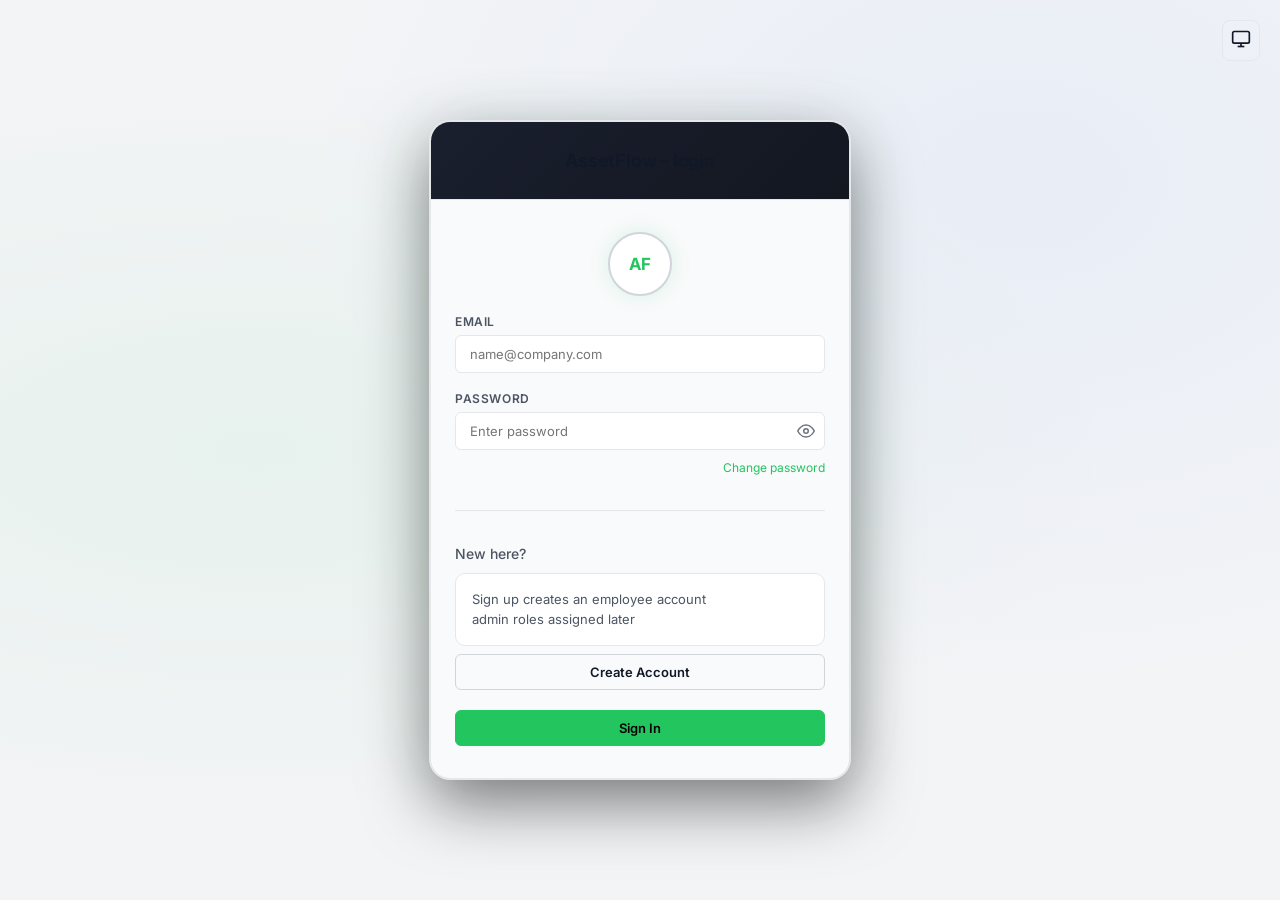
<file: index.html>
<!DOCTYPE html>
<html lang="en">
<head>
  <meta charset="UTF-8" />
  <meta name="viewport" content="width=device-width, initial-scale=1.0" />
  <title>AssetFlow – Enterprise Asset Management</title>
  <meta name="description" content="AssetFlow is a modern enterprise asset management platform for tracking, allocating, booking, and maintaining company assets." />
  <link rel="preconnect" href="https://fonts.googleapis.com" />
  <link rel="preconnect" href="https://fonts.gstatic.com" crossorigin />
  <link href="https://fonts.googleapis.com/css2?family=Inter:wght@300;400;500;600;700&family=JetBrains+Mono:wght@400;500&display=swap" rel="stylesheet" />
  <link rel="stylesheet" href="styles.css" />
</head>
<body>
  <div id="app">
    <!-- Login Screen -->
    <div id="screen-login" class="screen active" style="position: relative;">
      <!-- Theme Toggle on Login Page -->
      <button class="user-action-btn" id="login-theme-toggle" onclick="App.cycleTheme()" title="Toggle Theme" style="position: absolute; top: 20px; right: 20px; background: rgba(255,255,255,0.05); border: 1px solid var(--border); padding: 8px; border-radius: 8px; cursor: pointer; color: var(--text-primary);">
        <svg id="login-theme-icon" viewBox="0 0 24 24" width="20" height="20" fill="none" stroke="currentColor" stroke-width="2"><rect x="2" y="3" width="20" height="14" rx="2" ry="2"></rect><line x1="8" y1="21" x2="16" y2="21"></line><line x1="12" y1="17" x2="12" y2="21"></line></svg>
      </button>

      <div class="login-wrapper">
        <div class="login-card">
          <div class="login-header">
            <h1 class="login-title">AssetFlow – login</h1>
          </div>
          <div class="login-body">
            <div class="login-logo">
              <span>AF</span>
            </div>
            <div class="form-group">
              <label for="login-email">Email</label>
              <input type="email" id="login-email" placeholder="name@company.com" />
            </div>
            <div class="form-group">
              <label for="login-password">Password</label>
              <div style="position: relative;">
                <input type="password" id="login-password" placeholder="Enter password" style="padding-right: 40px; width: 100%; box-sizing: border-box;" />
                <button type="button" onclick="App.togglePassword()" style="position: absolute; right: 10px; top: 50%; transform: translateY(-50%); background: none; border: none; cursor: pointer; color: var(--text-muted); padding: 0; display: flex;">
                  <svg id="eye-icon" viewBox="0 0 24 24" width="18" height="18" fill="none" stroke="currentColor" stroke-width="2"><path d="M1 12s4-8 11-8 11 8 11 8-4 8-11 8-11-8-11-8z"/><circle cx="12" cy="12" r="3"/></svg>
                </button>
              </div>
              <div class="forgot-password"><a href="#" onclick="App.openChangePasswordModal(); return false;">Change password</a></div>
            </div>
            <div class="divider"></div>
            <div class="signup-section" style="margin-bottom: 0;">
              <p class="new-here">New here?</p>
              <div class="signup-info">
                <p>Sign up creates an employee account<br />admin roles assigned later</p>
              </div>
              <button id="btn-create-account" class="btn btn-outline btn-full" onclick="App.openSignupModal()" style="margin-bottom: 0;">Create Account</button>
            </div>
            <button class="btn btn-primary btn-full" style="margin-top: 4px;" onclick="App.login()">Sign In</button>
          </div>
        </div>
      </div>
    </div>

    <!-- Main App Layout -->
    <div id="screen-main" class="screen">
      <div class="app-layout">
        <!-- Sidebar -->
        <aside class="sidebar">
          <div class="sidebar-brand">
            <span class="brand-name">AssetFlow</span>
          </div>
          <nav class="sidebar-nav">
            <a href="#" class="nav-item active" data-page="dashboard" onclick="App.navigate('dashboard', this)">
              <svg class="nav-icon" viewBox="0 0 24 24" fill="none" stroke="currentColor" stroke-width="2"><rect x="3" y="3" width="7" height="7"/><rect x="14" y="3" width="7" height="7"/><rect x="14" y="14" width="7" height="7"/><rect x="3" y="14" width="7" height="7"/></svg>
              Dashboard
            </a>
            <a href="#" class="nav-item" data-page="org-setup" onclick="App.navigate('org-setup', this)">
              <svg class="nav-icon" viewBox="0 0 24 24" fill="none" stroke="currentColor" stroke-width="2"><path d="M3 9l9-7 9 7v11a2 2 0 01-2 2H5a2 2 0 01-2-2z"/><polyline points="9 22 9 12 15 12 15 22"/></svg>
              Organization setup
            </a>
            <a href="#" class="nav-item" data-page="assets" onclick="App.navigate('assets', this)">
              <svg class="nav-icon" viewBox="0 0 24 24" fill="none" stroke="currentColor" stroke-width="2"><path d="M21 16V8a2 2 0 00-1-1.73l-7-4a2 2 0 00-2 0l-7 4A2 2 0 003 8v8a2 2 0 001 1.73l7 4a2 2 0 002 0l7-4A2 2 0 0021 16z"/></svg>
              Assets
            </a>
            <a href="#" class="nav-item" data-page="allocation" onclick="App.navigate('allocation', this)">
              <svg class="nav-icon" viewBox="0 0 24 24" fill="none" stroke="currentColor" stroke-width="2"><polyline points="17 1 21 5 17 9"/><path d="M3 11V9a4 4 0 014-4h14"/><polyline points="7 23 3 19 7 15"/><path d="M21 13v2a4 4 0 01-4 4H3"/></svg>
              Allocation & Transfer
            </a>
            <a href="#" class="nav-item" data-page="booking" onclick="App.navigate('booking', this)">
              <svg class="nav-icon" viewBox="0 0 24 24" fill="none" stroke="currentColor" stroke-width="2"><rect x="3" y="4" width="18" height="18" rx="2" ry="2"/><line x1="16" y1="2" x2="16" y2="6"/><line x1="8" y1="2" x2="8" y2="6"/><line x1="3" y1="10" x2="21" y2="10"/></svg>
              Resource Booking
            </a>
            <a href="#" class="nav-item" data-page="maintenance" onclick="App.navigate('maintenance', this)">
              <svg class="nav-icon" viewBox="0 0 24 24" fill="none" stroke="currentColor" stroke-width="2"><path d="M14.7 6.3a1 1 0 000 1.4l1.6 1.6a1 1 0 001.4 0l3.77-3.77a6 6 0 01-7.94 7.94l-6.91 6.91a2.12 2.12 0 01-3-3l6.91-6.91a6 6 0 017.94-7.94l-3.76 3.76z"/></svg>
              Maintenance
            </a>
            <a href="#" class="nav-item" data-page="audit" onclick="App.navigate('audit', this)">
              <svg class="nav-icon" viewBox="0 0 24 24" fill="none" stroke="currentColor" stroke-width="2"><path d="M9 11l3 3L22 4"/><path d="M21 12v7a2 2 0 01-2 2H5a2 2 0 01-2-2V5a2 2 0 012-2h11"/></svg>
              Audit
            </a>
            <a href="#" class="nav-item" data-page="reports" onclick="App.navigate('reports', this)">
              <svg class="nav-icon" viewBox="0 0 24 24" fill="none" stroke="currentColor" stroke-width="2"><line x1="18" y1="20" x2="18" y2="10"/><line x1="12" y1="20" x2="12" y2="4"/><line x1="6" y1="20" x2="6" y2="14"/></svg>
              Reports
            </a>
            <a href="#" class="nav-item" data-page="notifications" onclick="App.navigate('notifications', this)">
              <svg class="nav-icon" viewBox="0 0 24 24" fill="none" stroke="currentColor" stroke-width="2"><path d="M18 8A6 6 0 006 8c0 7-3 9-3 9h18s-3-2-3-9"/><path d="M13.73 21a2 2 0 01-3.46 0"/></svg>
              Notifications
              <span class="badge">3</span>
            </a>
          </nav>
          <div class="sidebar-footer">
            <div class="user-avatar">JD</div>
            <div class="user-info">
              <span class="user-name">John Doe</span>
              <span class="user-role">Admin</span>
            </div>
            <div style="display: flex; gap: 4px;">
              <button class="logout-btn" id="theme-toggle" onclick="App.cycleTheme()" title="Toggle Theme (System/Light/Dark)">
                <svg id="theme-icon" viewBox="0 0 24 24" fill="none" stroke="currentColor" stroke-width="2"><rect x="2" y="3" width="20" height="14" rx="2" ry="2"></rect><line x1="8" y1="21" x2="16" y2="21"></line><line x1="12" y1="17" x2="12" y2="21"></line></svg>
              </button>
              <button class="logout-btn" onclick="App.logout()" title="Switch Account">
                <svg viewBox="0 0 24 24" fill="none" stroke="currentColor" stroke-width="2"><path d="M16 21v-2a4 4 0 00-8 0v2"/><circle cx="12" cy="7" r="4"/><path d="M21 21v-2a4 4 0 00-3-3.87"/><path d="M16 3.13a4 4 0 010 7.75"/></svg>
              </button>
              <button class="logout-btn" onclick="App.logout()" title="Logout">
                <svg viewBox="0 0 24 24" fill="none" stroke="currentColor" stroke-width="2"><path d="M9 21H5a2 2 0 01-2-2V5a2 2 0 012-2h4"/><polyline points="16 17 21 12 16 7"/><line x1="21" y1="12" x2="9" y2="12"/></svg>
              </button>
            </div>
          </div>
        </aside>

        <!-- Main Content -->
        <main class="main-content">
          <!-- Dashboard Page -->
          <div id="page-dashboard" class="page active">
            <div class="page-header">
              <h2 class="page-title">Today's Overview</h2>
              <div class="page-header-actions">
                <span class="date-badge" id="current-date"></span>
              </div>
            </div>

            <div class="stats-grid">
              <div class="stat-card">
                <div class="stat-label">Available</div>
                <div class="stat-value" id="dash-stat-available">128</div>
                <div class="stat-sub">Assets ready to allocate</div>
              </div>
              <div class="stat-card">
                <div class="stat-label">Allocated</div>
                <div class="stat-value accent-blue" id="dash-stat-allocated">76</div>
                <div class="stat-sub">Currently assigned</div>
              </div>
              <div class="stat-card">
                <div class="stat-label">Available</div>
                <div class="stat-value accent-purple">4</div>
                <div class="stat-sub">Bookable resources</div>
              </div>
              <div class="stat-card">
                <div class="stat-label">Active Bookings</div>
                <div class="stat-value accent-teal">9</div>
                <div class="stat-sub">Rooms & resources</div>
              </div>
              <div class="stat-card">
                <div class="stat-label">Pending Transfers</div>
                <div class="stat-value accent-amber">3</div>
                <div class="stat-sub">Awaiting approval</div>
              </div>
              <div class="stat-card">
                <div class="stat-label">Upcoming Returns</div>
                <div class="stat-value accent-orange">12</div>
                <div class="stat-sub">Due this week</div>
              </div>
            </div>

            <div class="alert-banner alert-danger">
              <svg viewBox="0 0 24 24" fill="none" stroke="currentColor" stroke-width="2"><path d="M10.29 3.86L1.82 18a2 2 0 001.71 3h16.94a2 2 0 001.71-3L13.71 3.86a2 2 0 00-3.42 0z"/><line x1="12" y1="9" x2="12" y2="13"/><line x1="12" y1="17" x2="12.01" y2="17"/></svg>
              3 assets overdue for return – flagged for follow-up
            </div>

            <div class="quick-actions">
              <button class="btn btn-primary" onclick="App.navigate('assets', document.querySelector('[data-page=assets]'))">
                <svg viewBox="0 0 24 24" fill="none" stroke="currentColor" stroke-width="2"><line x1="12" y1="5" x2="12" y2="19"/><line x1="5" y1="12" x2="19" y2="12"/></svg>
                Register Asset
              </button>
              <button class="btn btn-outline" onclick="App.navigate('booking', document.querySelector('[data-page=booking]'))">
                <svg viewBox="0 0 24 24" fill="none" stroke="currentColor" stroke-width="2"><rect x="3" y="4" width="18" height="18" rx="2"/><line x1="16" y1="2" x2="16" y2="6"/><line x1="8" y1="2" x2="8" y2="6"/><line x1="3" y1="10" x2="21" y2="10"/></svg>
                Book Resource
              </button>
              <button class="btn btn-outline" onclick="App.navigate('allocation', document.querySelector('[data-page=allocation]'))">
                <svg viewBox="0 0 24 24" fill="none" stroke="currentColor" stroke-width="2"><polyline points="17 1 21 5 17 9"/><path d="M3 11V9a4 4 0 014-4h14"/></svg>
                Raise Requests
              </button>
            </div>

            <div class="section-card mt-lg">
              <h3 class="section-title">Recent Activity</h3>
              <div class="activity-list">
                <div class="activity-item">
                  <div class="activity-dot dot-blue"></div>
                  <div class="activity-content">
                    <span class="activity-text">Laptop <strong>AF-0114</strong> – allocated to Priya Shah – IT dept</span>
                    <span class="activity-time">2 hours ago</span>
                  </div>
                </div>
                <div class="activity-item">
                  <div class="activity-dot dot-green"></div>
                  <div class="activity-content">
                    <span class="activity-text">Room <strong>B2</strong> – booking confirmed – 2:00 to 3:00 PM</span>
                    <span class="activity-time">3 hours ago</span>
                  </div>
                </div>
                <div class="activity-item">
                  <div class="activity-dot dot-teal"></div>
                  <div class="activity-content">
                    <span class="activity-text">Projector <strong>AF-0062</strong> – maintenance resolved</span>
                    <span class="activity-time">5 hours ago</span>
                  </div>
                </div>
                <div class="activity-item">
                  <div class="activity-dot dot-amber"></div>
                  <div class="activity-content">
                    <span class="activity-text">Office Chair <strong>AF-0201</strong> – returned to warehouse</span>
                    <span class="activity-time">Yesterday</span>
                  </div>
                </div>
                <div class="activity-item">
                  <div class="activity-dot dot-red"></div>
                  <div class="activity-content">
                    <span class="activity-text">Forklift <strong>AF-0078</strong> – maintenance ticket raised</span>
                    <span class="activity-time">Yesterday</span>
                  </div>
                </div>
              </div>
            </div>
          </div>

          <!-- Organization Setup Page -->
          <div id="page-org-setup" class="page">
            <div class="page-header">
              <h2 class="page-title">Organization Setup</h2>
              <span class="admin-badge">Admin Only</span>
            </div>

            <div class="tab-bar">
              <button class="tab-btn active" onclick="OrgSetup.switchTab('departments', this)" id="tab-departments">Departments</button>
              <button class="tab-btn" onclick="OrgSetup.switchTab('categories', this)" id="tab-categories">Categories</button>
              <button class="tab-btn" onclick="OrgSetup.switchTab('employees', this)" id="tab-employees">Employee</button>
              <button class="btn btn-primary ml-auto" onclick="OrgSetup.openAddModal()">
                <svg viewBox="0 0 24 24" fill="none" stroke="currentColor" stroke-width="2"><line x1="12" y1="5" x2="12" y2="19"/><line x1="5" y1="12" x2="19" y2="12"/></svg>
                Add
              </button>
            </div>

            <div id="tab-content-departments" class="tab-content active">
              <div class="table-container">
                <table class="data-table">
                  <thead>
                    <tr>
                      <th>Department</th>
                      <th>Head</th>
                      <th>Parent Dept</th>
                      <th>Status</th>
                      <th>Actions</th>
                    </tr>
                  </thead>
                  <tbody id="dept-table-body">
                    <tr>
                      <td>Engineering</td>
                      <td>Aditi Rao</td>
                      <td>–</td>
                      <td><span class="status-badge status-active">Active</span></td>
                      <td>
                        <button class="action-btn" onclick="OrgSetup.editDept('Engineering')">Edit</button>
                        <button class="action-btn action-btn-danger" onclick="OrgSetup.deleteDept(this)">Delete</button>
                      </td>
                    </tr>
                    <tr>
                      <td>Facilities</td>
                      <td>Rohan Mehta</td>
                      <td>–</td>
                      <td><span class="status-badge status-active">Active</span></td>
                      <td>
                        <button class="action-btn" onclick="OrgSetup.editDept('Facilities')">Edit</button>
                        <button class="action-btn action-btn-danger" onclick="OrgSetup.deleteDept(this)">Delete</button>
                      </td>
                    </tr>
                    <tr>
                      <td>Field Ops (East)</td>
                      <td>Sona Iqbal</td>
                      <td>Field Ops</td>
                      <td><span class="status-badge status-inactive">Inactive</span></td>
                      <td>
                        <button class="action-btn" onclick="OrgSetup.editDept('Field Ops (East)')">Edit</button>
                        <button class="action-btn action-btn-danger" onclick="OrgSetup.deleteDept(this)">Delete</button>
                      </td>
                    </tr>
                    <tr>
                      <td>IT</td>
                      <td>Priya Shah</td>
                      <td>Engineering</td>
                      <td><span class="status-badge status-active">Active</span></td>
                      <td>
                        <button class="action-btn" onclick="OrgSetup.editDept('IT')">Edit</button>
                        <button class="action-btn action-btn-danger" onclick="OrgSetup.deleteDept(this)">Delete</button>
                      </td>
                    </tr>
                  </tbody>
                </table>
              </div>
              <p class="info-text mt-md">Editing a department here also drives the picklist in Asset Allocation & Transfer screens.</p>
            </div>

            <div id="tab-content-categories" class="tab-content">
              <div class="table-container">
                <table class="data-table">
                  <thead>
                    <tr>
                      <th>Category</th>
                      <th>Asset Count</th>
                      <th>Description</th>
                      <th>Actions</th>
                    </tr>
                  </thead>
                  <tbody id="tab-categories-body">
                    <tr>
                      <td>Electronics</td>
                      <td>54</td>
                      <td>Laptops, projectors, monitors</td>
                      <td>
                        <button class="action-btn" onclick="OrgSetup.editCategory('Electronics')">Edit</button>
                        <button class="action-btn action-btn-danger" onclick="OrgSetup.deleteCategory(this)">Delete</button>
                      </td>
                    </tr>
                    <tr>
                      <td>Furniture</td>
                      <td>32</td>
                      <td>Chairs, desks, cabinets</td>
                      <td>
                        <button class="action-btn" onclick="OrgSetup.editCategory('Furniture')">Edit</button>
                        <button class="action-btn action-btn-danger" onclick="OrgSetup.deleteCategory(this)">Delete</button>
                      </td>
                    </tr>
                    <tr>
                      <td>Vehicles</td>
                      <td>8</td>
                      <td>Forklifts, vans</td>
                      <td>
                        <button class="action-btn" onclick="OrgSetup.editCategory('Vehicles')">Edit</button>
                        <button class="action-btn action-btn-danger" onclick="OrgSetup.deleteCategory(this)">Delete</button>
                      </td>
                    </tr>
                    <tr>
                      <td>Office Supplies</td>
                      <td>140</td>
                      <td>Stationery, small tools</td>
                      <td>
                        <button class="action-btn" onclick="OrgSetup.editCategory('Office Supplies')">Edit</button>
                        <button class="action-btn action-btn-danger" onclick="OrgSetup.deleteCategory(this)">Delete</button>
                      </td>
                    </tr>
                  </tbody>
                </table>
              </div>
            </div>

            <div id="tab-content-employees" class="tab-content">
              <div class="table-container">
                <table class="data-table">
                  <thead>
                    <tr>
                      <th>Name</th>
                      <th>Email</th>
                      <th>Department</th>
                      <th>Role</th>
                      <th>Actions</th>
                    </tr>
                  </thead>
                  <tbody>
                    <tr>
                      <td>Priya Shah</td>
                      <td>priya@company.com</td>
                      <td>IT / Engineering</td>
                      <td><span class="status-badge status-active">Admin</span></td>
                      <td>
                        <button class="action-btn" onclick="OrgSetup.editEmployee('Priya Shah')">Edit</button>
                        <button class="action-btn action-btn-danger" onclick="OrgSetup.deleteEmployee(this)">Remove</button>
                      </td>
                    </tr>
                    <tr>
                      <td>Arjun Nair</td>
                      <td>arjun@company.com</td>
                      <td>Facilities</td>
                      <td><span class="status-badge status-inactive">Employee</span></td>
                      <td>
                        <button class="action-btn" onclick="OrgSetup.editEmployee('Arjun Nair')">Edit</button>
                        <button class="action-btn action-btn-danger" onclick="OrgSetup.deleteEmployee(this)">Remove</button>
                      </td>
                    </tr>
                    <tr>
                      <td>Sona Iqbal</td>
                      <td>sona@company.com</td>
                      <td>Field Ops</td>
                      <td><span class="status-badge status-inactive">Employee</span></td>
                      <td>
                        <button class="action-btn" onclick="OrgSetup.editEmployee('Sona Iqbal')">Edit</button>
                        <button class="action-btn action-btn-danger" onclick="OrgSetup.deleteEmployee(this)">Remove</button>
                      </td>
                    </tr>
                    <tr>
                      <td>Rohan Mehta</td>
                      <td>rohan@company.com</td>
                      <td>IT</td>
                      <td><span class="status-badge status-active">Admin</span></td>
                      <td>
                        <button class="action-btn" onclick="OrgSetup.editEmployee('Rohan Mehta')">Edit</button>
                        <button class="action-btn action-btn-danger" onclick="OrgSetup.deleteEmployee(this)">Remove</button>
                      </td>
                    </tr>
                    <tr>
                      <td>Sarah Chen</td>
                      <td>sarah@company.com</td>
                      <td>HR</td>
                      <td><span class="status-badge status-active">Admin</span></td>
                      <td>
                        <button class="action-btn" onclick="OrgSetup.editEmployee('Sarah Chen')">Edit</button>
                        <button class="action-btn action-btn-danger" onclick="OrgSetup.deleteEmployee(this)">Remove</button>
                      </td>
                    </tr>
                    <tr>
                      <td>Vikram Singh</td>
                      <td>vikram@company.com</td>
                      <td>Engineering</td>
                      <td><span class="status-badge status-inactive">Employee</span></td>
                      <td>
                        <button class="action-btn" onclick="OrgSetup.editEmployee('Vikram Singh')">Edit</button>
                        <button class="action-btn action-btn-danger" onclick="OrgSetup.deleteEmployee(this)">Remove</button>
                      </td>
                    </tr>
                    <tr>
                      <td>Anita Desai</td>
                      <td>anita@company.com</td>
                      <td>Finance</td>
                      <td><span class="status-badge status-inactive">Employee</span></td>
                      <td>
                        <button class="action-btn" onclick="OrgSetup.editEmployee('Anita Desai')">Edit</button>
                        <button class="action-btn action-btn-danger" onclick="OrgSetup.deleteEmployee(this)">Remove</button>
                      </td>
                    </tr>
                    <tr>
                      <td>Liam O'Connor</td>
                      <td>liam@company.com</td>
                      <td>Field Ops</td>
                      <td><span class="status-badge status-inactive">Employee</span></td>
                      <td>
                        <button class="action-btn" onclick="OrgSetup.editEmployee(&quot;Liam O'Connor&quot;)">Edit</button>
                        <button class="action-btn action-btn-danger" onclick="OrgSetup.deleteEmployee(this)">Remove</button>
                      </td>
                    </tr>
                    <tr>
                      <td>Maya Patel</td>
                      <td>maya@company.com</td>
                      <td>Marketing</td>
                      <td><span class="status-badge status-inactive">Employee</span></td>
                      <td>
                        <button class="action-btn" onclick="OrgSetup.editEmployee('Maya Patel')">Edit</button>
                        <button class="action-btn action-btn-danger" onclick="OrgSetup.deleteEmployee(this)">Remove</button>
                      </td>
                    </tr>
                    <tr>
                      <td>David Kim</td>
                      <td>david@company.com</td>
                      <td>Facilities</td>
                      <td><span class="status-badge status-inactive">Employee</span></td>
                      <td>
                        <button class="action-btn" onclick="OrgSetup.editEmployee('David Kim')">Edit</button>
                        <button class="action-btn action-btn-danger" onclick="OrgSetup.deleteEmployee(this)">Remove</button>
                      </td>
                    </tr>
                  </tbody>
                </table>
              </div>
            </div>
          </div>

          <!-- Assets Page -->
          <div id="page-assets" class="page">
            <div class="page-header">
              <h2 class="page-title">Assets</h2>
              <button class="btn btn-primary" onclick="Assets.openRegisterModal()">
                <svg viewBox="0 0 24 24" fill="none" stroke="currentColor" stroke-width="2"><line x1="12" y1="5" x2="12" y2="19"/><line x1="5" y1="12" x2="19" y2="12"/></svg>
                Register Asset
              </button>
            </div>

            <div class="filter-bar">
              <div class="search-box">
                <svg class="search-icon" viewBox="0 0 24 24" fill="none" stroke="currentColor" stroke-width="2"><circle cx="11" cy="11" r="8"/><line x1="21" y1="21" x2="16.65" y2="16.65"/></svg>
                <input type="text" id="asset-search" placeholder="Search by tag, serial, or QR code..." oninput="Assets.search(this.value)" />
              </div>
              <div class="filter-group">
                <select class="filter-select" onchange="Assets.filter()" id="asset-filter-category">
                  <option value="">Category</option>
                  <option>Electronics</option>
                  <option>Furniture</option>
                  <option>Vehicles</option>
                  <option>Office Supplies</option>
                </select>
                <select class="filter-select" onchange="Assets.filter()" id="asset-filter-status">
                  <option value="">Status</option>
                  <option>Available</option>
                  <option>Allocated</option>
                  <option>Maintenance</option>
                  <option>Retired</option>
                </select>
                <select class="filter-select" onchange="Assets.filter()" id="asset-filter-dept">
                  <option value="">Department</option>
                  <option>Engineering</option>
                  <option>IT</option>
                  <option>Facilities</option>
                  <option>Field Ops</option>
                </select>
              </div>
            </div>

            <div class="table-container">
              <table class="data-table" id="assets-table">
                <thead>
                  <tr>
                    <th>Tag</th>
                    <th>Name</th>
                    <th>Category</th>
                    <th>Status</th>
                    <th>Location</th>
                    <th>Assigned To</th>
                    <th>Actions</th>
                  </tr>
                </thead>
                <tbody id="assets-table-body">
                  <tr data-category="Electronics" data-status="Allocated" data-dept="IT">
                    <td><span class="tag-badge">AF-0012</span></td>
                    <td>Dell Laptop</td>
                    <td>Electronics</td>
                    <td><span class="status-badge status-allocated">Allocated</span></td>
                    <td>Bengaluru</td>
                    <td>Priya Shah</td>
                    <td>
                      <button class="action-btn" onclick="Assets.viewAsset('AF-0012')">View</button>
                      <button class="action-btn" onclick="Assets.allocateAsset('AF-0012')">Allocate</button>
                      <button class="action-btn" onclick="Assets.unallocateAsset('AF-0012')">Unallocate</button>
                    </td>
                  </tr>
                  <tr data-category="Electronics" data-status="Maintenance" data-dept="Facilities">
                    <td><span class="tag-badge">AF-0062</span></td>
                    <td>Projector</td>
                    <td>Electronics</td>
                    <td><span class="status-badge status-maintenance">Maintenance</span></td>
                    <td>HQ Floor 2</td>
                    <td>–</td>
                    <td>
                      <button class="action-btn" onclick="Assets.viewAsset('AF-0062')">View</button>
                      <button class="action-btn" onclick="Assets.allocateAsset('AF-0062')">Allocate</button>
                      <button class="action-btn" onclick="Assets.unallocateAsset('AF-0062')">Unallocate</button>
                    </td>
                  </tr>
                  <tr data-category="Furniture" data-status="Available" data-dept="">
                    <td><span class="tag-badge">AF-0201</span></td>
                    <td>Office Chair</td>
                    <td>Furniture</td>
                    <td><span class="status-badge status-available">Available</span></td>
                    <td>Warehouse</td>
                    <td>–</td>
                    <td>
                      <button class="action-btn" onclick="Assets.viewAsset('AF-0201')">View</button>
                      <button class="action-btn" onclick="Assets.allocateAsset('AF-0201')">Allocate</button>
                      <button class="action-btn" onclick="Assets.unallocateAsset('AF-0201')">Unallocate</button>
                    </td>
                  </tr>
                  <tr data-category="Vehicles" data-status="Maintenance" data-dept="Field Ops">
                    <td><span class="tag-badge">AF-0078</span></td>
                    <td>Forklift</td>
                    <td>Vehicles</td>
                    <td><span class="status-badge status-maintenance">Maintenance</span></td>
                    <td>Warehouse B</td>
                    <td>–</td>
                    <td>
                      <button class="action-btn" onclick="Assets.viewAsset('AF-0078')">View</button>
                      <button class="action-btn" onclick="Assets.allocateAsset('AF-0078')">Allocate</button>
                      <button class="action-btn" onclick="Assets.unallocateAsset('AF-0078')">Unallocate</button>
                    </td>
                  </tr>
                  <tr data-category="Electronics" data-status="Available" data-dept="">
                    <td><span class="tag-badge">AF-0114</span></td>
                    <td>Dell Laptop</td>
                    <td>Electronics</td>
                    <td><span class="status-badge status-available">Available</span></td>
                    <td>IT Store</td>
                    <td>–</td>
                    <td>
                      <button class="action-btn" onclick="Assets.viewAsset('AF-0114')">View</button>
                      <button class="action-btn" onclick="Assets.allocateAsset('AF-0114')">Allocate</button>
                      <button class="action-btn" onclick="Assets.unallocateAsset('AF-0114')">Unallocate</button>
                    </td>
                  </tr>
                  <tr data-category="Electronics" data-status="Available" data-dept="">
                    <td><span class="tag-badge">AF-0003</span></td>
                    <td>AC Unit</td>
                    <td>Electronics</td>
                    <td><span class="status-badge status-available">Available</span></td>
                    <td>HQ Floor 1</td>
                    <td>–</td>
                    <td>
                      <button class="action-btn" onclick="Assets.viewAsset('AF-0003')">View</button>
                      <button class="action-btn" onclick="Assets.allocateAsset('AF-0003')">Allocate</button>
                      <button class="action-btn" onclick="Assets.unallocateAsset('AF-0003')">Unallocate</button>
                    </td>
                  </tr>
                  <tr data-category="Electronics" data-status="Allocated" data-dept="IT">
                    <td><span class="tag-badge">AF-0020</span></td>
                    <td>MacBook Pro</td>
                    <td>Electronics</td>
                    <td><span class="status-badge status-allocated">Allocated</span></td>
                    <td>Mumbai</td>
                    <td>Rohan Mehta</td>
                    <td>
                      <button class="action-btn" onclick="Assets.viewAsset('AF-0020')">View</button>
                      <button class="action-btn" onclick="Assets.allocateAsset('AF-0020')">Allocate</button>
                      <button class="action-btn" onclick="Assets.unallocateAsset('AF-0020')">Unallocate</button>
                    </td>
                  </tr>
                  <tr data-category="Furniture" data-status="Available" data-dept="">
                    <td><span class="tag-badge">AF-0044</span></td>
                    <td>Conference Table</td>
                    <td>Furniture</td>
                    <td><span class="status-badge status-available">Available</span></td>
                    <td>HQ Floor 3</td>
                    <td>–</td>
                    <td>
                      <button class="action-btn" onclick="Assets.viewAsset('AF-0044')">View</button>
                      <button class="action-btn" onclick="Assets.allocateAsset('AF-0044')">Allocate</button>
                      <button class="action-btn" onclick="Assets.unallocateAsset('AF-0044')">Unallocate</button>
                    </td>
                  </tr>
                  <tr data-category="Office Supplies" data-status="Allocated" data-dept="Engineering">
                    <td><span class="tag-badge">AF-0055</span></td>
                    <td>Whiteboard</td>
                    <td>Office Supplies</td>
                    <td><span class="status-badge status-allocated">Allocated</span></td>
                    <td>Bengaluru</td>
                    <td>Vikram Singh</td>
                    <td>
                      <button class="action-btn" onclick="Assets.viewAsset('AF-0055')">View</button>
                      <button class="action-btn" onclick="Assets.allocateAsset('AF-0055')">Allocate</button>
                      <button class="action-btn" onclick="Assets.unallocateAsset('AF-0055')">Unallocate</button>
                    </td>
                  </tr>
                  <tr data-category="Furniture" data-status="Allocated" data-dept="HR">
                    <td><span class="tag-badge">AF-0088</span></td>
                    <td>Standing Desk</td>
                    <td>Furniture</td>
                    <td><span class="status-badge status-allocated">Allocated</span></td>
                    <td>Mumbai</td>
                    <td>Sarah Chen</td>
                    <td>
                      <button class="action-btn" onclick="Assets.viewAsset('AF-0088')">View</button>
                      <button class="action-btn" onclick="Assets.allocateAsset('AF-0088')">Allocate</button>
                      <button class="action-btn" onclick="Assets.unallocateAsset('AF-0088')">Unallocate</button>
                    </td>
                  </tr>
                  <tr data-category="Electronics" data-status="Available" data-dept="">
                    <td><span class="tag-badge">AF-0091</span></td>
                    <td>Dell Monitor</td>
                    <td>Electronics</td>
                    <td><span class="status-badge status-available">Available</span></td>
                    <td>IT Store</td>
                    <td>–</td>
                    <td>
                      <button class="action-btn" onclick="Assets.viewAsset('AF-0091')">View</button>
                      <button class="action-btn" onclick="Assets.allocateAsset('AF-0091')">Allocate</button>
                      <button class="action-btn" onclick="Assets.unallocateAsset('AF-0091')">Unallocate</button>
                    </td>
                  </tr>
                  <tr data-category="Electronics" data-status="Allocated" data-dept="Field Ops">
                    <td><span class="tag-badge">AF-0120</span></td>
                    <td>iPhone 14</td>
                    <td>Electronics</td>
                    <td><span class="status-badge status-allocated">Allocated</span></td>
                    <td>Field Ops Hub</td>
                    <td>Sona Iqbal</td>
                    <td>
                      <button class="action-btn" onclick="Assets.viewAsset('AF-0120')">View</button>
                      <button class="action-btn" onclick="Assets.allocateAsset('AF-0120')">Allocate</button>
                      <button class="action-btn" onclick="Assets.unallocateAsset('AF-0120')">Unallocate</button>
                    </td>
                  </tr>
                  <tr data-category="Vehicles" data-status="Available" data-dept="">
                    <td><span class="tag-badge">AF-0145</span></td>
                    <td>Ford Transit</td>
                    <td>Vehicles</td>
                    <td><span class="status-badge status-available">Available</span></td>
                    <td>Warehouse</td>
                    <td>–</td>
                    <td>
                      <button class="action-btn" onclick="Assets.viewAsset('AF-0145')">View</button>
                      <button class="action-btn" onclick="Assets.allocateAsset('AF-0145')">Allocate</button>
                      <button class="action-btn" onclick="Assets.unallocateAsset('AF-0145')">Unallocate</button>
                    </td>
                  </tr>
                  <tr data-category="Electronics" data-status="Maintenance" data-dept="Engineering">
                    <td><span class="tag-badge">AF-0155</span></td>
                    <td>3D Printer</td>
                    <td>Electronics</td>
                    <td><span class="status-badge status-maintenance">Maintenance</span></td>
                    <td>R&D Lab</td>
                    <td>–</td>
                    <td>
                      <button class="action-btn" onclick="Assets.viewAsset('AF-0155')">View</button>
                      <button class="action-btn" onclick="Assets.allocateAsset('AF-0155')">Allocate</button>
                      <button class="action-btn" onclick="Assets.unallocateAsset('AF-0155')">Unallocate</button>
                    </td>
                  </tr>
                  <tr data-category="Furniture" data-status="Allocated" data-dept="Finance">
                    <td><span class="tag-badge">AF-0182</span></td>
                    <td>Ergonomic Chair</td>
                    <td>Furniture</td>
                    <td><span class="status-badge status-allocated">Allocated</span></td>
                    <td>Mumbai</td>
                    <td>Anita Desai</td>
                    <td>
                      <button class="action-btn" onclick="Assets.viewAsset('AF-0182')">View</button>
                      <button class="action-btn" onclick="Assets.allocateAsset('AF-0182')">Allocate</button>
                      <button class="action-btn" onclick="Assets.unallocateAsset('AF-0182')">Unallocate</button>
                    </td>
                  </tr>
                  <tr data-category="Vehicles" data-status="Allocated" data-dept="Facilities">
                    <td><span class="tag-badge">AF-0220</span></td>
                    <td>Forklift</td>
                    <td>Vehicles</td>
                    <td><span class="status-badge status-allocated">Allocated</span></td>
                    <td>Warehouse</td>
                    <td>David Kim</td>
                    <td>
                      <button class="action-btn" onclick="Assets.viewAsset('AF-0220')">View</button>
                      <button class="action-btn" onclick="Assets.allocateAsset('AF-0220')">Allocate</button>
                      <button class="action-btn" onclick="Assets.unallocateAsset('AF-0220')">Unallocate</button>
                    </td>
                  </tr>
                  <tr data-category="Electronics" data-status="Allocated" data-dept="Marketing">
                    <td><span class="tag-badge">AF-0240</span></td>
                    <td>Projector</td>
                    <td>Electronics</td>
                    <td><span class="status-badge status-allocated">Allocated</span></td>
                    <td>Marketing Hub</td>
                    <td>Maya Patel</td>
                    <td>
                      <button class="action-btn" onclick="Assets.viewAsset('AF-0240')">View</button>
                      <button class="action-btn" onclick="Assets.allocateAsset('AF-0240')">Allocate</button>
                      <button class="action-btn" onclick="Assets.unallocateAsset('AF-0240')">Unallocate</button>
                    </td>
                  </tr>
                  <tr data-category="Office Supplies" data-status="Available" data-dept="">
                    <td><span class="tag-badge">AF-0311</span></td>
                    <td>Label Maker</td>
                    <td>Office Supplies</td>
                    <td><span class="status-badge status-available">Available</span></td>
                    <td>Warehouse</td>
                    <td>–</td>
                    <td>
                      <button class="action-btn" onclick="Assets.viewAsset('AF-0311')">View</button>
                      <button class="action-btn" onclick="Assets.allocateAsset('AF-0311')">Allocate</button>
                      <button class="action-btn" onclick="Assets.unallocateAsset('AF-0311')">Unallocate</button>
                    </td>
                  </tr>
                </tbody>
              </table>
            </div>
          </div>

          <!-- Allocation & Transfer Page -->
          <div id="page-allocation" class="page">
            <div class="page-header">
              <h2 class="page-title">Allocation & Transfer</h2>
            </div>

            <div class="allocation-form section-card">
              <div class="form-group">
                <label>Asset</label>
                <div class="asset-selector-wrapper">
                  <select class="form-input" id="alloc-asset-select" onchange="Allocation.checkAsset(this.value)">
                    <option value="">Select asset...</option>
                    <option value="AF-0114-free">AF-0114 – Dell Laptop (Available)</option>
                    <option value="AF-0012-allocated">AF-0012 – Dell Laptop (Allocated to Priya Shah)</option>
                    <option value="AF-0201-free">AF-0201 – Office Chair (Available)</option>
                    <option value="AF-0062-maintenance">AF-0062 – Projector (Maintenance)</option>
                  </select>
                </div>
              </div>

              <div id="allocation-warning" class="alert-banner alert-danger" style="display:none;">
                <svg viewBox="0 0 24 24" fill="none" stroke="currentColor" stroke-width="2"><path d="M10.29 3.86L1.82 18a2 2 0 001.71 3h16.94a2 2 0 001.71-3L13.71 3.86a2 2 0 00-3.42 0z"/><line x1="12" y1="9" x2="12" y2="13"/><line x1="12" y1="17" x2="12.01" y2="17"/></svg>
                <div>
                  <strong>Already Allocated to Priya Shah (Engineering)</strong><br />
                  Direct re-allocation is blocked – submit a transfer request below
                </div>
              </div>

              <div id="direct-allocation-form">
                <div class="form-row">
                  <div class="form-group">
                    <label>Assign To</label>
                    <select class="form-input" id="alloc-employee">
                      <option value="">Select Employee...</option>
                      <option>Priya Shah – IT</option>
                      <option>Arjun Nair – Facilities</option>
                      <option>Sona Iqbal – Field Ops</option>
                    </select>
                  </div>
                  <div class="form-group">
                    <label>Location</label>
                    <select class="form-input" id="alloc-location">
                      <option value="">Select Location...</option>
                      <option>Bengaluru HQ</option>
                      <option>HQ Floor 1</option>
                      <option>HQ Floor 2</option>
                      <option>Warehouse</option>
                    </select>
                  </div>
                </div>
                <div class="form-group mt-md">
                  <label>Expected Return Date</label>
                  <input type="date" class="form-input" />
                </div>
                <button class="btn btn-primary mt-md" onclick="Allocation.submitAllocation()">Allocate Asset</button>
              </div>

              <div id="transfer-request-form" style="display:none;">
                <h3 class="section-subtitle">Transfer Request</h3>
                <div class="form-row">
                  <div class="form-group">
                    <label>From</label>
                    <input type="text" class="form-input" value="Priya Shah" readonly />
                  </div>
                  <div class="form-group">
                    <label>To</label>
                    <select class="form-input" id="transfer-to">
                      <option value="">Select Employee...</option>
                      <option>Arjun Nair – Facilities</option>
                      <option>Sona Iqbal – Field Ops</option>
                    </select>
                  </div>
                </div>
                <div class="form-group mt-md">
                  <label>Reason</label>
                  <textarea class="form-input form-textarea" id="transfer-reason" placeholder="Explain why this transfer is needed..."></textarea>
                </div>
                <button class="btn btn-primary mt-md" onclick="Allocation.submitTransfer()">Submit Request</button>
              </div>
            </div>

            <div class="section-card mt-md">
              <h3 class="section-title">Allocation History</h3>
              <div class="divider"></div>
              <div class="history-list">
                <div class="history-item">
                  <div class="history-date">Mar 12</div>
                  <div class="history-desc">Allocated to Priya Shah – Engineering</div>
                </div>
                <div class="history-item">
                  <div class="history-date">Jan 04</div>
                  <div class="history-desc">Returned by Arjun Nair – condition: good</div>
                </div>
                <div class="history-item">
                  <div class="history-date">Nov 15</div>
                  <div class="history-desc">Allocated to Arjun Nair – Facilities</div>
                </div>
              </div>
            </div>
          </div>

          <!-- Resource Booking Page -->
          <div id="page-booking" class="page">
            <div class="page-header">
              <h2 class="page-title">Resource Booking</h2>
              <button class="btn btn-primary" onclick="Booking.openBookModal()">
                <svg viewBox="0 0 24 24" fill="none" stroke="currentColor" stroke-width="2"><line x1="12" y1="5" x2="12" y2="19"/><line x1="5" y1="12" x2="19" y2="12"/></svg>
                Book a Slot
              </button>
            </div>

            <div class="section-card">
              <div class="form-group">
                <label>Resource</label>
                <select class="form-input" id="booking-resource" onchange="Booking.loadTimeline(this.value)">
                  <option value="b2">Conference Room B2 – Tue, 7 Jul</option>
                  <option value="lab1">Lab A – Mon, 7 Jul</option>
                  <option value="proj1">Projector AF-0062 – Tue, 7 Jul</option>
                </select>
              </div>

              <div class="timeline-container" id="booking-timeline">
                <div class="timeline-header">
                  <div class="timeline-label">Time</div>
                  <div class="timeline-slots">Availability</div>
                </div>
                <div class="timeline-row">
                  <div class="time-marker">9:00</div>
                  <div class="slot-area">
                    <div class="booking-block booked">
                      <svg viewBox="0 0 24 24" fill="none" stroke="currentColor" stroke-width="2"><rect x="3" y="4" width="18" height="18" rx="2"/><line x1="16" y1="2" x2="16" y2="6"/><line x1="8" y1="2" x2="8" y2="6"/><line x1="3" y1="10" x2="21" y2="10"/></svg>
                      Booked – Procurement Team – 9:00 to 10:00
                    </div>
                  </div>
                </div>
                <div class="timeline-row">
                  <div class="time-marker">10:00</div>
                  <div class="slot-area">
                    <div class="booking-block conflict">
                      <svg viewBox="0 0 24 24" fill="none" stroke="currentColor" stroke-width="2"><path d="M10.29 3.86L1.82 18a2 2 0 001.71 3h16.94a2 2 0 001.71-3L13.71 3.86a2 2 0 00-3.42 0z"/></svg>
                      Requested 9:30 to 10:30 – conflict – slot is unavailable
                    </div>
                  </div>
                </div>
                <div class="timeline-row">
                  <div class="time-marker">11:00</div>
                  <div class="slot-area">
                    <div class="booking-block available-slot" onclick="Booking.selectSlot(this, '11:00', '12:00')">
                      Click to book 11:00 – 12:00
                    </div>
                  </div>
                </div>
                <div class="timeline-row">
                  <div class="time-marker">12:00</div>
                  <div class="slot-area">
                    <div class="booking-block available-slot" onclick="Booking.selectSlot(this, '12:00', '13:00')">
                      Click to book 12:00 – 13:00
                    </div>
                  </div>
                </div>
                <div class="timeline-row">
                  <div class="time-marker">1:00</div>
                  <div class="slot-area">
                    <div class="booking-block available-slot" onclick="Booking.selectSlot(this, '13:00', '14:00')">
                      Click to book 1:00 – 2:00
                    </div>
                  </div>
                </div>
                <div class="timeline-row">
                  <div class="time-marker">2:00</div>
                  <div class="slot-area">
                    <div class="booking-block available-slot" onclick="Booking.selectSlot(this, '14:00', '15:00')">
                      Click to book 2:00 – 3:00
                    </div>
                  </div>
                </div>
              </div>
            </div>
          </div>

          <!-- Maintenance Page -->
          <div id="page-maintenance" class="page">
            <div class="page-header">
              <h2 class="page-title">Maintenance Management</h2>
              <button class="btn btn-primary" onclick="Maintenance.openTicketModal()">
                <svg viewBox="0 0 24 24" fill="none" stroke="currentColor" stroke-width="2"><line x1="12" y1="5" x2="12" y2="19"/><line x1="5" y1="12" x2="19" y2="12"/></svg>
                New Ticket
              </button>
            </div>

            <div class="kanban-board" id="kanban-board">
              <div class="kanban-col" id="col-pending" ondragover="Maintenance.allowDrop(event)" ondrop="Maintenance.drop(event, 'pending')">
                <div class="kanban-col-header">
                  <span class="kanban-col-title">Pending</span>
                  <span class="kanban-count" id="count-pending">1</span>
                </div>
                <div class="kanban-cards" id="cards-pending">
                  <div class="kanban-card" draggable="true" ondragstart="Maintenance.drag(event)" data-id="AF-0062">
                    <div class="card-tag">AF-0062</div>
                    <div class="card-title">Projector bulb not turning on</div>
                    <div class="card-meta">Reported: Jul 5</div>
                    <div class="card-actions">
                      <button class="btn btn-xs btn-primary" onclick="Maintenance.approveCard(this, 'AF-0062')">Approve</button>
                    </div>
                  </div>
                </div>
              </div>

              <div class="kanban-col" id="col-approved" ondragover="Maintenance.allowDrop(event)" ondrop="Maintenance.drop(event, 'approved')">
                <div class="kanban-col-header">
                  <span class="kanban-col-title">Approved</span>
                  <span class="kanban-count" id="count-approved">1</span>
                </div>
                <div class="kanban-cards" id="cards-approved">
                  <div class="kanban-card" draggable="true" ondragstart="Maintenance.drag(event)" data-id="AF-003">
                    <div class="card-tag">AF-003</div>
                    <div class="card-title">AC Unit – noisy compressor</div>
                    <div class="card-meta">Approved: Jul 6</div>
                    <div class="card-actions">
                      <button class="btn btn-xs btn-outline" onclick="Maintenance.assignTech(this)">Assign Tech</button>
                    </div>
                  </div>
                </div>
              </div>

              <div class="kanban-col" id="col-assigned" ondragover="Maintenance.allowDrop(event)" ondrop="Maintenance.drop(event, 'assigned')">
                <div class="kanban-col-header">
                  <span class="kanban-col-title">Technician Assigned</span>
                  <span class="kanban-count" id="count-assigned">1</span>
                </div>
                <div class="kanban-cards" id="cards-assigned">
                  <div class="kanban-card" draggable="true" ondragstart="Maintenance.drag(event)" data-id="AF-0078">
                    <div class="card-tag">AF-0078</div>
                    <div class="card-title">Forklift – tech: R. Varma</div>
                    <div class="card-meta">Assigned: Jul 6</div>
                    <div class="card-actions">
                      <button class="btn btn-xs btn-outline" onclick="Maintenance.markInProgress(this)">Start Work</button>
                    </div>
                  </div>
                </div>
              </div>

              <div class="kanban-col" id="col-inprogress" ondragover="Maintenance.allowDrop(event)" ondrop="Maintenance.drop(event, 'inprogress')">
                <div class="kanban-col-header">
                  <span class="kanban-col-title">In Progress</span>
                  <span class="kanban-count" id="count-inprogress">1</span>
                </div>
                <div class="kanban-cards" id="cards-inprogress">
                  <div class="kanban-card" draggable="true" ondragstart="Maintenance.drag(event)" data-id="AF-897">
                    <div class="card-tag">AF-897</div>
                    <div class="card-title">Printer Jam – parts ordered</div>
                    <div class="card-meta">In progress since: Jul 4</div>
                    <div class="card-actions">
                      <button class="btn btn-xs btn-primary" onclick="Maintenance.resolveCard(this)">Resolve</button>
                    </div>
                  </div>
                </div>
              </div>

              <div class="kanban-col" id="col-resolved" ondragover="Maintenance.allowDrop(event)" ondrop="Maintenance.drop(event, 'resolved')">
                <div class="kanban-col-header">
                  <span class="kanban-col-title">Resolved</span>
                  <span class="kanban-count" id="count-resolved">1</span>
                </div>
                <div class="kanban-cards" id="cards-resolved">
                  <div class="kanban-card card-resolved" draggable="true" ondragstart="Maintenance.drag(event)" data-id="AF-873">
                    <div class="card-tag">AF-873</div>
                    <div class="card-title">Chair repair – resolved 7 Jul</div>
                    <div class="card-meta">Duration: 3 days</div>
                  </div>
                </div>
              </div>
            </div>
            <p class="info-text mt-md">Approving a card moves the asset to "Under Maintenance". Resolving returns it to "Available".</p>
          </div>

          <!-- Audit Page (Screen 8) -->
          <div id="page-audit" class="page">
            <div class="page-header">
              <h2 class="page-title">Asset Audit</h2>
              <div class="page-header-actions">
                <button class="btn btn-outline" onclick="Audit.newCycle()">
                  <svg viewBox="0 0 24 24" fill="none" stroke="currentColor" stroke-width="2"><line x1="12" y1="5" x2="12" y2="19"/><line x1="5" y1="12" x2="19" y2="12"/></svg>
                  New Cycle
                </button>
              </div>
            </div>

            <!-- Active Audit Cycle Banner -->
            <div class="audit-cycle-banner">
              <div class="audit-cycle-info">
                <svg viewBox="0 0 24 24" fill="none" stroke="currentColor" stroke-width="2"><path d="M9 11l3 3L22 4"/><path d="M21 12v7a2 2 0 01-2 2H5a2 2 0 01-2-2V5a2 2 0 012-2h11"/></svg>
                <div>
                  <div class="audit-cycle-title">Q3 Audit: Engineering dept – 1–15 Jul</div>
                  <div class="audit-cycle-sub">Auditors: A. Rao, S. Iqbal</div>
                </div>
              </div>
              <span class="status-badge status-active">Active</span>
            </div>

            <!-- Audit Checklist Table -->
            <div class="table-container mt-md">
              <table class="data-table audit-table" id="audit-checklist-table">
                <thead>
                  <tr>
                    <th>Asset</th>
                    <th>Expected location</th>
                    <th>Verification</th>
                  </tr>
                </thead>
                <tbody id="audit-checklist-body">
                  <tr data-id="AF-003">
                    <td>AF-003 Dell laptop</td>
                    <td>Desk &nbsp;E12</td>
                    <td><span class="audit-status audit-verified" onclick="Audit.cycleStatus(this)">Verified</span></td>
                  </tr>
                  <tr data-id="AF-9921">
                    <td>AF-9921 Office chair</td>
                    <td>Desk &nbsp;E14</td>
                    <td><span class="audit-status audit-missing" onclick="Audit.cycleStatus(this)">Missing</span></td>
                  </tr>
                  <tr data-id="AF-9838">
                    <td>AF-9838 Monitor</td>
                    <td>Desk E15</td>
                    <td><span class="audit-status audit-damaged" onclick="Audit.cycleStatus(this)">Damaged</span></td>
                  </tr>
                  <tr data-id="AF-0114">
                    <td>AF-0114 Dell Laptop</td>
                    <td>IT Store Shelf 3</td>
                    <td><span class="audit-status audit-pending" onclick="Audit.cycleStatus(this)">Pending</span></td>
                  </tr>
                  <tr data-id="AF-0201">
                    <td>AF-0201 Office Chair</td>
                    <td>Warehouse Rack B</td>
                    <td><span class="audit-status audit-pending" onclick="Audit.cycleStatus(this)">Pending</span></td>
                  </tr>
                </tbody>
              </table>
            </div>

            <div class="divider" style="margin:var(--gap-lg) 0"></div>

            <!-- Discrepancy Banner -->
            <div class="alert-banner alert-discrepancy" id="audit-discrepancy-banner">
              <svg viewBox="0 0 24 24" fill="none" stroke="currentColor" stroke-width="2"><circle cx="12" cy="12" r="10"/><line x1="12" y1="8" x2="12" y2="12"/><line x1="12" y1="16" x2="12.01" y2="16"/></svg>
              <span id="audit-discrepancy-text">2 assets flagged – discrepancy report generated automatically</span>
            </div>

            <div class="audit-footer-actions">
              <button class="btn btn-outline audit-close-btn" onclick="Audit.closeCycle()">
                Close audit cycle
              </button>
            </div>
          </div>

          <!-- Reports Page -->
          <div id="page-reports" class="page">
            <div class="page-header">
              <h2 class="page-title">Reports & Analytics</h2>
              <button class="btn btn-outline" onclick="Reports.exportReport()">
                <svg viewBox="0 0 24 24" fill="none" stroke="currentColor" stroke-width="2"><path d="M21 15v4a2 2 0 01-2 2H5a2 2 0 01-2-2v-4"/><polyline points="7 10 12 15 17 10"/><line x1="12" y1="15" x2="12" y2="3"/></svg>
                Export Report
              </button>
            </div>

            <div class="reports-grid">
              <div class="report-card section-card">
                <h3 class="report-title">Asset Utilization</h3>
                <div class="chart-area">
                  <div class="donut-chart-container">
                    <svg viewBox="0 0 120 120" class="donut-svg">
                      <circle cx="60" cy="60" r="45" fill="none" stroke="var(--border)" stroke-width="18" />
                      <circle cx="60" cy="60" r="45" fill="none" stroke="var(--accent-blue)" stroke-width="18" stroke-dasharray="179 103" stroke-dashoffset="0" stroke-linecap="butt" transform="rotate(-90 60 60)" />
                      <circle cx="60" cy="60" r="45" fill="none" stroke="var(--accent-red)" stroke-width="18" stroke-dasharray="40 242" stroke-dashoffset="-179" stroke-linecap="butt" transform="rotate(-90 60 60)" />
                      <circle cx="60" cy="60" r="45" fill="none" stroke="var(--accent-amber)" stroke-width="18" stroke-dasharray="63 219" stroke-dashoffset="-219" stroke-linecap="butt" transform="rotate(-90 60 60)" />
                      <text id="report-total-assets" x="60" y="56" text-anchor="middle" fill="var(--text-primary)" font-size="14" font-weight="700">208</text>
                      <text x="60" y="70" text-anchor="middle" fill="var(--text-muted)" font-size="8">Total Assets</text>
                    </svg>
                    <div class="donut-legend">
                      <div class="legend-item"><span class="legend-dot" style="background:var(--accent-blue)"></span>Allocated (76)</div>
                      <div class="legend-item"><span class="legend-dot" style="background:var(--accent-green)"></span>Available (128)</div>
                      <div class="legend-item"><span class="legend-dot" style="background:var(--accent-red)"></span>Maintenance (12)</div>
                      <div class="legend-item"><span class="legend-dot" style="background:var(--accent-amber)"></span>Retired (4)</div>
                    </div>
                  </div>
                </div>
              </div>

              <div class="report-card section-card">
                <h3 class="report-title">Department-wise Allocation</h3>
                <div class="dept-grid">
                  <div class="dept-card" data-dept="Engineering">
                    <div class="dept-header">
                      <div class="dept-icon-wrapper" style="background: rgba(59,130,246,0.1); color: var(--accent-blue)">
                        <svg viewBox="0 0 24 24" fill="none" stroke="currentColor" stroke-width="2"><path d="M21 16V8a2 2 0 0 0-1-1.73l-7-4a2 2 0 0 0-2 0l-7 4A2 2 0 0 0 3 8v8a2 2 0 0 0 1 1.73l7 4a2 2 0 0 0 2 0l7-4A2 2 0 0 0 21 16z"></path><polyline points="3.27 6.96 12 12.01 20.73 6.96"></polyline><line x1="12" y1="22.08" x2="12" y2="12"></line></svg>
                      </div>
                      <div class="dept-info">
                        <span class="dept-name">Engineering</span>
                        <span class="dept-count bar-value">32</span>
                      </div>
                    </div>
                    <div class="dept-track">
                      <div class="dept-fill bar-fill" style="width:65%; background: linear-gradient(90deg, var(--accent-blue), #93c5fd)"></div>
                    </div>
                  </div>
                  
                  <div class="dept-card" data-dept="IT">
                    <div class="dept-header">
                      <div class="dept-icon-wrapper" style="background: rgba(168,85,247,0.1); color: var(--accent-purple)">
                        <svg viewBox="0 0 24 24" fill="none" stroke="currentColor" stroke-width="2"><rect x="2" y="3" width="20" height="14" rx="2" ry="2"></rect><line x1="8" y1="21" x2="16" y2="21"></line><line x1="12" y1="17" x2="12" y2="21"></line></svg>
                      </div>
                      <div class="dept-info">
                        <span class="dept-name">IT</span>
                        <span class="dept-count bar-value">22</span>
                      </div>
                    </div>
                    <div class="dept-track">
                      <div class="dept-fill bar-fill" style="width:45%; background: linear-gradient(90deg, var(--accent-purple), #d8b4fe)"></div>
                    </div>
                  </div>

                  <div class="dept-card" data-dept="Facilities">
                    <div class="dept-header">
                      <div class="dept-icon-wrapper" style="background: rgba(20,184,166,0.1); color: var(--accent-teal)">
                        <svg viewBox="0 0 24 24" fill="none" stroke="currentColor" stroke-width="2"><path d="M3 9l9-7 9 7v11a2 2 0 0 1-2 2H5a2 2 0 0 1-2-2z"></path><polyline points="9 22 9 12 15 12 15 22"></polyline></svg>
                      </div>
                      <div class="dept-info">
                        <span class="dept-name">Facilities</span>
                        <span class="dept-count bar-value">12</span>
                      </div>
                    </div>
                    <div class="dept-track">
                      <div class="dept-fill bar-fill" style="width:25%; background: linear-gradient(90deg, var(--accent-teal), #5eead4)"></div>
                    </div>
                  </div>

                  <div class="dept-card" data-dept="Field Ops">
                    <div class="dept-header">
                      <div class="dept-icon-wrapper" style="background: rgba(245,158,11,0.1); color: var(--accent-amber)">
                        <svg viewBox="0 0 24 24" fill="none" stroke="currentColor" stroke-width="2"><polygon points="12 2 15.09 8.26 22 9.27 17 14.14 18.18 21.02 12 17.77 5.82 21.02 7 14.14 2 9.27 8.91 8.26 12 2"></polygon></svg>
                      </div>
                      <div class="dept-info">
                        <span class="dept-name">Field Ops</span>
                        <span class="dept-count bar-value">10</span>
                      </div>
                    </div>
                    <div class="dept-track">
                      <div class="dept-fill bar-fill" style="width:20%; background: linear-gradient(90deg, var(--accent-amber), #fcd34d)"></div>
                    </div>
                  </div>
                </div>
              </div>

              <div class="report-card section-card">
                <h3 class="report-title">Maintenance Summary</h3>
                <div class="metric-list">
                  <div class="metric-row">
                    <span class="metric-label">Avg. Resolution Time</span>
                    <span class="metric-value accent-teal" id="m-summ-avg">2.4 days</span>
                  </div>
                  <div class="metric-row">
                    <span class="metric-label">Open Tickets</span>
                    <span class="metric-value accent-amber" id="m-summ-open">4</span>
                  </div>
                  <div class="metric-row">
                    <span class="metric-label">Resolved This Month</span>
                    <span class="metric-value accent-green" id="m-summ-resolved">11</span>
                  </div>
                  <div class="metric-row">
                    <span class="metric-label">Most Maintained Asset</span>
                    <span class="metric-value" id="m-summ-most">AF-0062</span>
                  </div>
                </div>
              </div>

              <div class="report-card section-card">
                <h3 class="report-title">Booking Utilization</h3>
                <div class="metric-list">
                  <div class="metric-row">
                    <span class="metric-label">Conference Room B2</span>
                    <span class="metric-value accent-blue" id="b-util-b2">78%</span>
                  </div>
                  <div class="metric-row">
                    <span class="metric-label">Lab A</span>
                    <span class="metric-value accent-purple" id="b-util-lab">55%</span>
                  </div>
                  <div class="metric-row">
                    <span class="metric-label">Projector AF-0062</span>
                    <span class="metric-value accent-teal" id="b-util-proj">40%</span>
                  </div>
                  <div class="metric-row">
                    <span class="metric-label">Peak Hour</span>
                    <span class="metric-value" id="b-util-peak">10:00 – 12:00</span>
                  </div>
                </div>
              </div>
            </div>
          </div>

          <!-- Notifications Page (Screen 10) -->
          <div id="page-notifications" class="page">
            <div class="page-header">
              <h2 class="page-title">Activity Logs &amp; Notifications</h2>
              <button class="btn btn-outline" onclick="Notifications.markAllRead()">Mark all as read</button>
            </div>

            <!-- Filter Tabs -->
            <div class="notif-tabs">
              <button class="notif-tab active" id="ntab-all"       onclick="Notifications.filterTab('all', this)">All</button>
              <button class="notif-tab"        id="ntab-alerts"    onclick="Notifications.filterTab('alerts', this)">Alerts</button>
              <button class="notif-tab"        id="ntab-approvals" onclick="Notifications.filterTab('approvals', this)">Approvals</button>
              <button class="notif-tab"        id="ntab-bookings"  onclick="Notifications.filterTab('bookings', this)">Bookings</button>
            </div>

            <!-- Activity Log List -->
            <div class="activity-log-list" id="activity-log-list">
              <div class="activity-log-row" data-type="all" id="alog-1">
                <span class="alog-square alog-sq-blue"></span>
                <span class="alog-text">Laptop <strong>AF-0014</strong> assigned to Priya Shah</span>
                <span class="alog-time">2m ago</span>
              </div>
              <div class="activity-log-row" data-type="approvals" id="alog-2">
                <span class="alog-square alog-sq-green"></span>
                <span class="alog-text">Maintenance request <strong>AF-0055</strong> approved</span>
                <span class="alog-time">18m ago</span>
              </div>
              <div class="activity-log-row" data-type="bookings" id="alog-3">
                <span class="alog-square alog-sq-blue"></span>
                <span class="alog-text">Booking confirmed : Room B2 : 2:00 to 3:00 PM</span>
                <span class="alog-time">1h ago</span>
              </div>
              <div class="activity-log-row" data-type="approvals" id="alog-4">
                <span class="alog-square alog-sq-amber"></span>
                <span class="alog-text">Transfer approved : <strong>AF-0033</strong> to facilities dept</span>
                <span class="alog-time">3h ago</span>
              </div>
              <div class="activity-log-row" data-type="alerts" id="alog-5">
                <span class="alog-square alog-sq-red"></span>
                <span class="alog-text">Overdue return : <strong>AF-0021</strong> was due 3 days ago</span>
                <span class="alog-time">1d ago</span>
              </div>
              <div class="activity-log-row" data-type="alerts" id="alog-6">
                <span class="alog-square alog-sq-amber"></span>
                <span class="alog-text">audit discrepancy flagged : <strong>AF-0088</strong> damaged</span>
                <span class="alog-time">2d ago</span>
              </div>
            </div>
          </div>
        </main>
      </div>
    </div>
  </div>

  <!-- Modal Overlay -->
  <div id="modal-overlay" class="modal-overlay" onclick="Modal.close()">
    <div class="modal" onclick="event.stopPropagation()" id="modal-container">
      <div class="modal-header">
        <h3 class="modal-title" id="modal-title">Modal</h3>
        <button class="modal-close" onclick="Modal.close()">×</button>
      </div>
      <div class="modal-body" id="modal-body"></div>
    </div>
  </div>

  <!-- Toast Container -->
  <div id="toast-container"></div>

  <script src="app.js"></script>
</body>
</html>
</file>
<file: styles.css>
/* ============================================================
   AssetFlow – Design System & Stylesheet
   Dark premium theme with emerald accents
   ============================================================ */

/* ── Custom Properties ─────────────────────────────────────── */
:root {
  /* Color palette */
  --bg-base:        #0e0f12;
  --bg-surface:     #141519;
  --bg-card:        #1a1c22;
  --bg-card-hover:  #1f2229;
  --bg-elevated:    #22252d;

  --border:         #2a2d38;
  --border-light:   #333745;

  --text-primary:   #e8eaf2;
  --text-secondary: #9ba3ba;
  --text-muted:     #5c6480;

  --accent-green:   #22c55e;
  --accent-green-dim: rgba(34, 197, 94, 0.12);
  --accent-green-glow: rgba(34, 197, 94, 0.25);

  --accent-blue:    #3b82f6;
  --accent-blue-dim: rgba(59, 130, 246, 0.12);

  --accent-purple:  #a855f7;
  --accent-teal:    #14b8a6;
  --accent-amber:   #f59e0b;
  --accent-orange:  #f97316;
  --accent-red:     #ef4444;
  --accent-red-dim: rgba(239, 68, 68, 0.12);

  /* Sidebar */
  --sidebar-width:  230px;
  --sidebar-bg:     #0b0d10;
  --sidebar-border: #1e2028;

  /* Radius */
  --radius-sm:   6px;
  --radius-md:   10px;
  --radius-lg:   16px;
  --radius-xl:   20px;

  /* Transitions */
  --transition:  0.18s ease;

  /* Spacing */
  --gap-xs:  4px;
  --gap-sm:  8px;
  --gap-md:  16px;
  --gap-lg:  24px;
  --gap-xl:  32px;
}

/* Light Theme Overrides */
[data-theme="light"] {
  --bg-base:        #f3f4f6;
  --bg-surface:     #ffffff;
  --bg-card:        #f9fafb;
  --bg-card-hover:  #f3f4f6;
  --bg-elevated:    #ffffff;

  --border:         #e5e7eb;
  --border-light:   #d1d5db;

  --text-primary:   #111827;
  --text-secondary: #4b5563;
  --text-muted:     #6b7280;

  --sidebar-bg:     #ffffff;
  --sidebar-border: #e5e7eb;
}

/* ── Reset & Base ───────────────────────────────────────────── */
*, *::before, *::after { box-sizing: border-box; margin: 0; padding: 0; }

html, body {
  height: 100%;
  background: var(--bg-base);
  color: var(--text-primary);
  font-family: 'Inter', system-ui, sans-serif;
  font-size: 14px;
  line-height: 1.6;
  -webkit-font-smoothing: antialiased;
}

a { color: inherit; text-decoration: none; }

/* ── Screens ────────────────────────────────────────────────── */
.screen {
  display: none;
  width: 100%;
  min-height: 100vh;
}
.screen.active {
  display: flex;
}

/* ── Login Screen ───────────────────────────────────────────── */
.login-wrapper {
  flex: 1;
  display: flex;
  align-items: center;
  justify-content: center;
  min-height: 100vh;
  background:
    radial-gradient(ellipse at 20% 50%, rgba(34,197,94,0.06) 0%, transparent 60%),
    radial-gradient(ellipse at 80% 20%, rgba(59,130,246,0.06) 0%, transparent 50%),
    var(--bg-base);
  padding: var(--gap-lg);
}

.login-card {
  width: 100%;
  max-width: 420px;
  background: var(--bg-card);
  border: 1px solid var(--border);
  border-radius: var(--radius-xl);
  overflow: hidden;
  box-shadow:
    0 0 0 1px var(--border),
    0 24px 64px rgba(0,0,0,0.5),
    0 0 80px rgba(34,197,94,0.04);
  animation: fadeSlideUp 0.4s ease;
}

.login-header {
  background: linear-gradient(135deg, #1a1f2e 0%, #131720 100%);
  border-bottom: 1px solid var(--border);
  padding: var(--gap-lg);
  text-align: center;
}

.login-title {
  font-size: 1.3rem;
  font-weight: 700;
  letter-spacing: -0.01em;
  color: var(--text-primary);
}

.login-body {
  padding: var(--gap-xl) var(--gap-lg);
  display: flex;
  flex-direction: column;
  gap: var(--gap-md);
}

.login-logo {
  width: 64px;
  height: 64px;
  border-radius: 50%;
  border: 2px solid var(--border-light);
  display: flex;
  align-items: center;
  justify-content: center;
  font-size: 1.2rem;
  font-weight: 700;
  color: var(--accent-green);
  margin: 0 auto;
  background: var(--bg-elevated);
  box-shadow: 0 0 20px rgba(34,197,94,0.15);
}

.forgot-password {
  text-align: right;
  margin-top: var(--gap-xs);
  font-size: 12px;
  color: var(--accent-green);
}

.signup-section {
  display: flex;
  flex-direction: column;
  gap: var(--gap-sm);
}

.new-here {
  color: var(--text-secondary);
  font-weight: 500;
}

.signup-info {
  background: var(--bg-elevated);
  border: 1px solid var(--border);
  border-radius: var(--radius-md);
  padding: var(--gap-md);
  color: var(--text-secondary);
  font-size: 13px;
  line-height: 1.5;
}

/* ── App Layout ─────────────────────────────────────────────── */
#screen-main {
  flex-direction: row;
}

.app-layout {
  display: flex;
  width: 100%;
  min-height: 100vh;
}

/* ── Sidebar ────────────────────────────────────────────────── */
.sidebar {
  width: var(--sidebar-width);
  min-width: var(--sidebar-width);
  background: var(--sidebar-bg);
  border-right: 1px solid var(--sidebar-border);
  display: flex;
  flex-direction: column;
  position: sticky;
  top: 0;
  height: 100vh;
  overflow-y: auto;
}

.sidebar-brand {
  padding: var(--gap-lg) var(--gap-md);
  border-bottom: 1px solid var(--sidebar-border);
}

.brand-name {
  font-size: 1.25rem;
  font-weight: 800;
  letter-spacing: -0.03em;
  background: linear-gradient(135deg, #22c55e, #16a34a);
  -webkit-background-clip: text;
  -webkit-text-fill-color: transparent;
  background-clip: text;
}

.sidebar-nav {
  flex: 1;
  padding: var(--gap-md) var(--gap-sm);
  display: flex;
  flex-direction: column;
  gap: 2px;
}

.nav-item {
  display: flex;
  align-items: center;
  gap: var(--gap-sm);
  padding: 9px 12px;
  border-radius: var(--radius-sm);
  color: var(--text-secondary);
  font-size: 13px;
  font-weight: 500;
  transition: all var(--transition);
  position: relative;
  cursor: pointer;
}

.nav-item:hover {
  background: var(--bg-elevated);
  color: var(--text-primary);
}

.nav-item.active {
  background: var(--accent-green-dim);
  color: var(--accent-green);
  font-weight: 600;
}

.nav-item.active::before {
  content: '';
  position: absolute;
  left: 0;
  top: 20%;
  bottom: 20%;
  width: 3px;
  background: var(--accent-green);
  border-radius: 0 2px 2px 0;
}

.nav-icon {
  width: 16px;
  height: 16px;
  flex-shrink: 0;
}

.badge {
  margin-left: auto;
  background: var(--accent-red);
  color: #fff;
  font-size: 10px;
  font-weight: 700;
  padding: 1px 6px;
  border-radius: 20px;
  min-width: 18px;
  text-align: center;
}

.sidebar-footer {
  padding: var(--gap-md);
  border-top: 1px solid var(--sidebar-border);
  display: flex;
  align-items: center;
  gap: var(--gap-sm);
}

.user-avatar {
  width: 34px;
  height: 34px;
  border-radius: 50%;
  background: linear-gradient(135deg, var(--accent-green), #16a34a);
  display: flex;
  align-items: center;
  justify-content: center;
  font-size: 11px;
  font-weight: 700;
  color: #fff;
  flex-shrink: 0;
}

.user-info {
  flex: 1;
  min-width: 0;
}

.user-name {
  display: block;
  font-size: 12px;
  font-weight: 600;
  color: var(--text-primary);
  white-space: nowrap;
  overflow: hidden;
  text-overflow: ellipsis;
}

.user-role {
  display: block;
  font-size: 11px;
  color: var(--accent-green);
}

.logout-btn {
  background: none;
  border: none;
  cursor: pointer;
  color: var(--text-muted);
  padding: 4px;
  border-radius: var(--radius-sm);
  transition: color var(--transition);
  display: flex;
}

.logout-btn:hover { color: var(--accent-red); }
.logout-btn svg { width: 16px; height: 16px; }

/* ── Main Content ───────────────────────────────────────────── */
.main-content {
  flex: 1;
  min-width: 0;
  overflow-y: auto;
  background: var(--bg-base);
}

/* ── Pages ──────────────────────────────────────────────────── */
.page {
  display: none;
  padding: var(--gap-xl);
  animation: fadeIn 0.2s ease;
  max-width: 1200px;
}

.page.active {
  display: block;
}

@keyframes fadeIn {
  from { opacity: 0; transform: translateY(8px); }
  to   { opacity: 1; transform: translateY(0); }
}

@keyframes fadeSlideUp {
  from { opacity: 0; transform: translateY(24px); }
  to   { opacity: 1; transform: translateY(0); }
}

/* ── Page Header ────────────────────────────────────────────── */
.page-header {
  display: flex;
  align-items: center;
  justify-content: space-between;
  margin-bottom: var(--gap-xl);
  flex-wrap: wrap;
  gap: var(--gap-md);
}

.page-title {
  font-size: 1.5rem;
  font-weight: 700;
  letter-spacing: -0.02em;
  color: var(--text-primary);
}

.page-header-actions {
  display: flex;
  align-items: center;
  gap: var(--gap-md);
}

.admin-badge {
  font-size: 11px;
  font-weight: 600;
  padding: 3px 10px;
  border-radius: 20px;
  background: rgba(168, 85, 247, 0.12);
  color: var(--accent-purple);
  border: 1px solid rgba(168, 85, 247, 0.3);
  text-transform: uppercase;
  letter-spacing: 0.05em;
}

.date-badge {
  font-size: 12px;
  color: var(--text-muted);
  font-family: 'JetBrains Mono', monospace;
}

/* ── Buttons ────────────────────────────────────────────────── */
.btn {
  display: inline-flex;
  align-items: center;
  gap: var(--gap-xs);
  padding: 9px 18px;
  border-radius: var(--radius-sm);
  font-size: 13px;
  font-weight: 600;
  cursor: pointer;
  transition: all var(--transition);
  border: 1px solid transparent;
  white-space: nowrap;
  font-family: inherit;
}

.btn svg { width: 14px; height: 14px; flex-shrink: 0; }

.btn-primary {
  background: var(--accent-green);
  color: #000;
  border-color: var(--accent-green);
}
.btn-primary:hover {
  background: #16a34a;
  box-shadow: 0 0 16px rgba(34,197,94,0.3);
}

.btn-outline {
  background: transparent;
  color: var(--text-primary);
  border-color: var(--border-light);
}
.btn-outline:hover {
  background: var(--bg-elevated);
  border-color: var(--border-light);
}

.btn-full { width: 100%; justify-content: center; }
.btn-xs { padding: 4px 10px; font-size: 11px; }
.mt-md { margin-top: var(--gap-md); }
.ml-auto { margin-left: auto; }
.mt-lg { margin-top: var(--gap-lg); }

/* ── Forms ──────────────────────────────────────────────────── */
.form-group {
  display: flex;
  flex-direction: column;
  gap: var(--gap-xs);
}

.form-group label {
  font-size: 12px;
  font-weight: 600;
  color: var(--text-secondary);
  text-transform: uppercase;
  letter-spacing: 0.05em;
}

.form-input,
input[type="text"],
input[type="email"],
input[type="password"],
input[type="date"],
select,
textarea {
  width: 100%;
  background: var(--bg-elevated);
  border: 1px solid var(--border);
  border-radius: var(--radius-sm);
  padding: 10px 14px;
  color: var(--text-primary);
  font-size: 13px;
  font-family: inherit;
  transition: all var(--transition);
  appearance: none;
  -webkit-appearance: none;
}

.form-input:focus,
input:focus,
select:focus,
textarea:focus {
  outline: none;
  border-color: var(--accent-green);
  box-shadow: 0 0 0 3px var(--accent-green-dim);
}

select {
  background-image: url("data:image/svg+xml,%3Csvg xmlns='http://www.w3.org/2000/svg' viewBox='0 0 24 24' fill='none' stroke='%239ba3ba' stroke-width='2'%3E%3Cpolyline points='6 9 12 15 18 9'/%3E%3C/svg%3E");
  background-repeat: no-repeat;
  background-position: right 10px center;
  background-size: 16px;
  padding-right: 36px;
}

.form-textarea {
  min-height: 120px;
  resize: vertical;
}

.form-row {
  display: grid;
  grid-template-columns: 1fr 1fr;
  gap: var(--gap-md);
}

/* ── Stats Grid ─────────────────────────────────────────────── */
.stats-grid {
  display: grid;
  grid-template-columns: repeat(3, 1fr);
  gap: var(--gap-md);
  margin-bottom: var(--gap-lg);
}

.stat-card {
  background: var(--bg-card);
  border: 1px solid var(--border);
  border-radius: var(--radius-md);
  padding: var(--gap-lg);
  transition: all var(--transition);
  position: relative;
  overflow: hidden;
}

.stat-card::before {
  content: '';
  position: absolute;
  inset: 0;
  opacity: 0;
  background: linear-gradient(135deg, rgba(34,197,94,0.03), transparent);
  transition: opacity var(--transition);
}

.stat-card:hover {
  border-color: var(--border-light);
  transform: translateY(-2px);
  box-shadow: 0 8px 24px rgba(0,0,0,0.2);
}
.stat-card:hover::before { opacity: 1; }

.stat-label {
  font-size: 12px;
  font-weight: 500;
  color: var(--text-muted);
  text-transform: uppercase;
  letter-spacing: 0.05em;
  margin-bottom: 8px;
}

.stat-value {
  font-size: 2rem;
  font-weight: 800;
  letter-spacing: -0.03em;
  line-height: 1;
  color: var(--text-primary);
  margin-bottom: 6px;
}

.stat-sub {
  font-size: 11px;
  color: var(--text-muted);
}

.accent-blue { color: var(--accent-blue) !important; }
.accent-purple { color: var(--accent-purple) !important; }
.accent-teal { color: var(--accent-teal) !important; }
.accent-amber { color: var(--accent-amber) !important; }
.accent-orange { color: var(--accent-orange) !important; }
.accent-green { color: var(--accent-green) !important; }

/* ── Alert Banner ───────────────────────────────────────────── */
.alert-banner {
  display: flex;
  align-items: flex-start;
  gap: var(--gap-sm);
  padding: 12px 16px;
  border-radius: var(--radius-md);
  font-size: 13px;
  font-weight: 500;
  margin-bottom: var(--gap-lg);
}

.alert-banner svg { width: 16px; height: 16px; flex-shrink: 0; margin-top: 1px; }

.alert-danger {
  background: rgba(239, 68, 68, 0.1);
  border: 1px solid rgba(239, 68, 68, 0.3);
  color: #fca5a5;
}

.alert-warning {
  background: rgba(245, 158, 11, 0.1);
  border: 1px solid rgba(245, 158, 11, 0.3);
  color: #fcd34d;
}

/* ── Quick Actions ──────────────────────────────────────────── */
.quick-actions {
  display: flex;
  gap: var(--gap-md);
  margin-bottom: var(--gap-xl);
  flex-wrap: wrap;
}

/* ── Section Card ───────────────────────────────────────────── */
.section-card {
  background: var(--bg-card);
  border: 1px solid var(--border);
  border-radius: var(--radius-md);
  padding: var(--gap-lg);
}

.section-title {
  font-size: 1rem;
  font-weight: 700;
  color: var(--text-primary);
  margin-bottom: var(--gap-md);
}

.section-subtitle {
  font-size: 14px;
  font-weight: 600;
  color: var(--text-secondary);
  margin: var(--gap-md) 0 var(--gap-sm);
  text-transform: uppercase;
  letter-spacing: 0.05em;
}

/* ── Activity List ──────────────────────────────────────────── */
.activity-list {
  display: flex;
  flex-direction: column;
  gap: var(--gap-sm);
}

.activity-item {
  display: flex;
  align-items: center;
  gap: var(--gap-md);
  padding: 10px 0;
  border-bottom: 1px solid var(--border);
}

.activity-item:last-child { border-bottom: none; }

.activity-dot {
  width: 8px;
  height: 8px;
  border-radius: 50%;
  flex-shrink: 0;
}

.dot-blue   { background: var(--accent-blue); box-shadow: 0 0 8px var(--accent-blue); }
.dot-green  { background: var(--accent-green); box-shadow: 0 0 8px var(--accent-green); }
.dot-teal   { background: var(--accent-teal); box-shadow: 0 0 8px var(--accent-teal); }
.dot-amber  { background: var(--accent-amber); box-shadow: 0 0 8px var(--accent-amber); }
.dot-red    { background: var(--accent-red); box-shadow: 0 0 8px var(--accent-red); }

.activity-content {
  flex: 1;
  display: flex;
  justify-content: space-between;
  align-items: center;
  gap: var(--gap-md);
}

.activity-text { color: var(--text-secondary); font-size: 13px; }
.activity-text strong { color: var(--text-primary); }
.activity-time { font-size: 11px; color: var(--text-muted); white-space: nowrap; }

/* ── Tab Bar ────────────────────────────────────────────────── */
.tab-bar {
  display: flex;
  gap: var(--gap-sm);
  align-items: center;
  margin-bottom: var(--gap-lg);
  border-bottom: 1px solid var(--border);
  padding-bottom: var(--gap-md);
  flex-wrap: wrap;
}

.tab-btn {
  padding: 8px 18px;
  border-radius: var(--radius-sm);
  border: 1px solid var(--border);
  background: var(--bg-card);
  color: var(--text-secondary);
  font-size: 13px;
  font-weight: 500;
  cursor: pointer;
  transition: all var(--transition);
  font-family: inherit;
}

.tab-btn:hover {
  background: var(--bg-elevated);
  color: var(--text-primary);
}

.tab-btn.active {
  background: var(--accent-green-dim);
  color: var(--accent-green);
  border-color: rgba(34,197,94,0.3);
  font-weight: 600;
}

.tab-content { display: none; }
.tab-content.active { display: block; }

/* ── Table ──────────────────────────────────────────────────── */
.table-container {
  overflow-x: auto;
  border-radius: var(--radius-md);
  border: 1px solid var(--border);
}

.data-table {
  width: 100%;
  border-collapse: collapse;
  font-size: 13px;
}

.data-table thead {
  background: var(--bg-elevated);
}

.data-table th {
  padding: 11px 16px;
  text-align: left;
  font-size: 11px;
  font-weight: 600;
  text-transform: uppercase;
  letter-spacing: 0.06em;
  color: var(--text-muted);
  white-space: nowrap;
  border-bottom: 1px solid var(--border);
}

.data-table td {
  padding: 13px 16px;
  border-bottom: 1px solid var(--border);
  color: var(--text-secondary);
  vertical-align: middle;
}

.data-table tbody tr:last-child td { border-bottom: none; }

.data-table tbody tr:hover td {
  background: var(--bg-card-hover);
  color: var(--text-primary);
}

/* ── Status Badges ──────────────────────────────────────────── */
.status-badge {
  display: inline-flex;
  align-items: center;
  padding: 3px 10px;
  border-radius: 20px;
  font-size: 11px;
  font-weight: 600;
  white-space: nowrap;
}

.status-active     { background: rgba(34,197,94,0.12); color: var(--accent-green); border: 1px solid rgba(34,197,94,0.3); }
.status-inactive   { background: rgba(239,68,68,0.1);  color: #f87171;             border: 1px solid rgba(239,68,68,0.25); }
.status-available  { background: rgba(34,197,94,0.12); color: var(--accent-green); border: 1px solid rgba(34,197,94,0.3); }
.status-allocated  { background: rgba(59,130,246,0.12); color: var(--accent-blue); border: 1px solid rgba(59,130,246,0.3); }
.status-maintenance{ background: rgba(245,158,11,0.12); color: var(--accent-amber); border: 1px solid rgba(245,158,11,0.3); }
.status-retired    { background: rgba(100,116,139,0.12); color: #94a3b8;           border: 1px solid rgba(100,116,139,0.3); }

/* ── Tag Badge ──────────────────────────────────────────────── */
.tag-badge {
  font-family: 'JetBrains Mono', monospace;
  font-size: 11px;
  font-weight: 500;
  padding: 2px 8px;
  background: var(--bg-elevated);
  border: 1px solid var(--border-light);
  border-radius: var(--radius-sm);
  color: var(--text-secondary);
}

/* ── Action Badges ──────────────────────────────────────────── */
.action-badge {
  display: inline-flex;
  align-items: center;
  padding: 3px 8px;
  border-radius: 4px;
  font-size: 10px;
  font-weight: 700;
  text-transform: uppercase;
  letter-spacing: 0.04em;
}

.action-allocated  { background: rgba(59,130,246,0.12); color: var(--accent-blue); }
.action-booked     { background: rgba(34,197,94,0.12);  color: var(--accent-green); }
.action-maintenance{ background: rgba(245,158,11,0.12); color: var(--accent-amber); }
.action-returned   { background: rgba(20,184,166,0.12); color: var(--accent-teal); }
.action-transferred{ background: rgba(168,85,247,0.12); color: var(--accent-purple); }

/* ── Action Buttons ─────────────────────────────────────────── */
.action-btn {
  padding: 4px 10px;
  font-size: 11px;
  font-weight: 600;
  border-radius: var(--radius-sm);
  border: 1px solid var(--border-light);
  background: var(--bg-elevated);
  color: var(--text-secondary);
  cursor: pointer;
  transition: all var(--transition);
  font-family: inherit;
  margin-right: 4px;
}

.action-btn:hover {
  background: var(--bg-card-hover);
  color: var(--text-primary);
}

.action-btn-danger:hover {
  background: rgba(239,68,68,0.12);
  color: var(--accent-red);
  border-color: rgba(239,68,68,0.3);
}

/* ── Filter Bar ─────────────────────────────────────────────── */
.filter-bar {
  display: flex;
  gap: var(--gap-md);
  align-items: center;
  margin-bottom: var(--gap-lg);
  flex-wrap: wrap;
}

.search-box {
  position: relative;
  flex: 1;
  min-width: 200px;
}

.search-icon {
  position: absolute;
  left: 12px;
  top: 50%;
  transform: translateY(-50%);
  width: 15px;
  height: 15px;
  color: var(--text-muted);
  pointer-events: none;
}

.search-box input {
  width: 100%;
  padding-left: 38px;
}

.filter-group {
  display: flex;
  gap: var(--gap-sm);
  flex-wrap: wrap;
}

.filter-select {
  width: auto;
  min-width: 120px;
  padding: 8px 32px 8px 12px;
  font-size: 12px;
}

/* ── Divider ────────────────────────────────────────────────── */
.divider {
  height: 1px;
  background: var(--border);
  margin: var(--gap-md) 0;
}

/* ── Info Text ──────────────────────────────────────────────── */
.info-text {
  font-size: 12px;
  color: var(--text-muted);
  font-style: italic;
}

/* ── Mono ───────────────────────────────────────────────────── */
.mono {
  font-family: 'JetBrains Mono', monospace;
  font-size: 12px;
  color: var(--text-muted);
}

/* ── Allocation & Transfer ──────────────────────────────────── */
.allocation-form {
  max-width: 720px;
  display: flex;
  flex-direction: column;
  gap: var(--gap-md);
}

.asset-selector-wrapper { position: relative; }

.history-list {
  display: flex;
  flex-direction: column;
  gap: var(--gap-sm);
}

.history-item {
  display: flex;
  gap: var(--gap-md);
  align-items: flex-start;
  padding: 8px 0;
  border-bottom: 1px solid var(--border);
  font-size: 13px;
}

.history-item:last-child { border-bottom: none; }
.history-date { color: var(--text-muted); white-space: nowrap; min-width: 60px; font-family: 'JetBrains Mono', monospace; font-size: 12px; }
.history-desc { color: var(--text-secondary); }

/* ── Booking Timeline ───────────────────────────────────────── */
.timeline-container {
  margin-top: var(--gap-lg);
  border-radius: var(--radius-md);
  overflow: hidden;
  border: 1px solid var(--border);
}

.timeline-header {
  display: grid;
  grid-template-columns: 60px 1fr;
  padding: 8px 16px;
  background: var(--bg-elevated);
  border-bottom: 1px solid var(--border);
}

.timeline-label {
  font-size: 11px;
  font-weight: 600;
  color: var(--text-muted);
  text-transform: uppercase;
  letter-spacing: 0.05em;
}

.timeline-row {
  display: grid;
  grid-template-columns: 60px 1fr;
  align-items: center;
  border-bottom: 1px solid var(--border);
  min-height: 60px;
}

.timeline-row:last-child { border-bottom: none; }

.time-marker {
  padding: 0 16px;
  font-size: 12px;
  font-family: 'JetBrains Mono', monospace;
  color: var(--text-muted);
}

.slot-area {
  padding: 8px 12px;
}

.booking-block {
  display: flex;
  align-items: center;
  gap: var(--gap-sm);
  padding: 10px 14px;
  border-radius: var(--radius-sm);
  font-size: 12px;
  font-weight: 500;
  transition: all var(--transition);
}

.booking-block svg { width: 14px; height: 14px; flex-shrink: 0; }

.booking-block.booked {
  background: rgba(59,130,246,0.12);
  border: 1px solid rgba(59,130,246,0.3);
  color: var(--accent-blue);
}

.booking-block.conflict {
  background: rgba(239,68,68,0.08);
  border: 1px dashed rgba(239,68,68,0.5);
  color: #fca5a5;
}

.booking-block.available-slot {
  background: transparent;
  border: 1px dashed var(--border-light);
  color: var(--text-muted);
  cursor: pointer;
}

.booking-block.available-slot:hover {
  background: var(--accent-green-dim);
  border-color: rgba(34,197,94,0.4);
  color: var(--accent-green);
}

.booking-block.selected-slot {
  background: var(--accent-green-dim);
  border: 1px solid rgba(34,197,94,0.4);
  color: var(--accent-green);
}

/* ── Kanban Board ───────────────────────────────────────────── */
.kanban-board {
  display: grid;
  grid-template-columns: repeat(5, 1fr);
  gap: var(--gap-md);
  overflow-x: auto;
}

.kanban-col {
  min-width: 180px;
  background: var(--bg-card);
  border: 1px solid var(--border);
  border-radius: var(--radius-md);
  display: flex;
  flex-direction: column;
  transition: border-color var(--transition);
}

.kanban-col.drag-over {
  border-color: var(--accent-green);
  box-shadow: 0 0 12px rgba(34,197,94,0.1);
}

.kanban-col-header {
  padding: 12px 16px;
  border-bottom: 1px solid var(--border);
  display: flex;
  align-items: center;
  justify-content: space-between;
}

.kanban-col-title {
  font-size: 12px;
  font-weight: 600;
  text-transform: uppercase;
  letter-spacing: 0.06em;
  color: var(--text-secondary);
}

.kanban-count {
  font-size: 11px;
  font-weight: 700;
  padding: 1px 7px;
  background: var(--bg-elevated);
  border-radius: 12px;
  color: var(--text-muted);
}

.kanban-cards {
  flex: 1;
  padding: var(--gap-sm);
  display: flex;
  flex-direction: column;
  gap: var(--gap-sm);
  min-height: 80px;
}

.kanban-card {
  background: var(--bg-elevated);
  border: 1px solid var(--border);
  border-radius: var(--radius-sm);
  padding: 12px;
  cursor: grab;
  transition: all var(--transition);
  display: flex;
  flex-direction: column;
  gap: 4px;
}

.kanban-card:hover {
  border-color: var(--border-light);
  box-shadow: 0 4px 12px rgba(0,0,0,0.2);
  transform: translateY(-1px);
}

.kanban-card:active { cursor: grabbing; }

.card-resolved {
  border-color: rgba(34,197,94,0.3);
  background: rgba(34,197,94,0.05);
}

.card-tag {
  font-family: 'JetBrains Mono', monospace;
  font-size: 10px;
  color: var(--accent-green);
  font-weight: 600;
}

.card-title {
  font-size: 12px;
  color: var(--text-primary);
  font-weight: 500;
  line-height: 1.4;
}

.card-meta {
  font-size: 10px;
  color: var(--text-muted);
}

.card-actions {
  margin-top: 6px;
  display: flex;
  gap: 4px;
}

/* ── Reports ────────────────────────────────────────────────── */
.reports-grid {
  display: grid;
  grid-template-columns: repeat(2, 1fr);
  gap: var(--gap-lg);
}

.report-card {
  display: flex;
  flex-direction: column;
  gap: var(--gap-md);
}

.report-title {
  font-size: 13px;
  font-weight: 700;
  text-transform: uppercase;
  letter-spacing: 0.06em;
  color: var(--text-secondary);
}

.chart-area { flex: 1; }

.donut-chart-container {
  display: flex;
  align-items: center;
  gap: var(--gap-lg);
}

.donut-svg {
  width: 140px;
  height: 140px;
  flex-shrink: 0;
}

.donut-legend {
  display: flex;
  flex-direction: column;
  gap: var(--gap-sm);
}

.legend-item {
  display: flex;
  align-items: center;
  gap: var(--gap-sm);
  font-size: 12px;
  color: var(--text-secondary);
}

.legend-dot {
  width: 8px;
  height: 8px;
  border-radius: 50%;
  flex-shrink: 0;
}

.bar-chart {
  display: flex;
  flex-direction: column;
  gap: 14px;
}

.bar-row {
  display: flex;
  align-items: center;
  gap: var(--gap-sm);
}

.bar-label {
  width: 90px;
  font-size: 12px;
  color: var(--text-secondary);
  text-align: right;
  flex-shrink: 0;
}

.bar-track {
  flex: 1;
  height: 8px;
  background: var(--bg-elevated);
  border-radius: 4px;
  overflow: hidden;
}

.bar-fill {
  height: 100%;
  border-radius: 4px;
  transition: width 0.6s ease;
}

.bar-value {
  width: 30px;
  font-size: 12px;
  font-weight: 600;
  color: var(--text-primary);
  text-align: right;
  font-family: 'JetBrains Mono', monospace;
}

.metric-list {
  display: flex;
  flex-direction: column;
  gap: var(--gap-sm);
}

.metric-row {
  display: flex;
  justify-content: space-between;
  align-items: center;
  padding: 10px 0;
  border-bottom: 1px solid var(--border);
  font-size: 13px;
}

.metric-row:last-child { border-bottom: none; }
.metric-label { color: var(--text-secondary); }
.metric-value { font-weight: 700; color: var(--text-primary); }

/* ── Notifications ──────────────────────────────────────────── */
.notif-list {
  display: flex;
  flex-direction: column;
  gap: var(--gap-sm);
}

.notif-item {
  display: flex;
  align-items: flex-start;
  gap: var(--gap-md);
  padding: var(--gap-md);
  background: var(--bg-card);
  border: 1px solid var(--border);
  border-radius: var(--radius-md);
  transition: all var(--transition);
}

.notif-item:hover {
  border-color: var(--border-light);
}

.notif-unread {
  border-left: 3px solid var(--accent-green);
}

.notif-icon {
  width: 36px;
  height: 36px;
  border-radius: 8px;
  display: flex;
  align-items: center;
  justify-content: center;
  flex-shrink: 0;
}

.notif-icon svg { width: 16px; height: 16px; }

.notif-icon-danger  { background: rgba(239,68,68,0.12); color: var(--accent-red); }
.notif-icon-warning { background: rgba(245,158,11,0.12); color: var(--accent-amber); }
.notif-icon-info    { background: rgba(59,130,246,0.12); color: var(--accent-blue); }
.notif-icon-success { background: rgba(34,197,94,0.12); color: var(--accent-green); }

.notif-body { flex: 1; }

.notif-title {
  font-size: 13px;
  font-weight: 600;
  color: var(--text-primary);
  margin-bottom: 4px;
}

.notif-desc {
  font-size: 12px;
  color: var(--text-secondary);
  line-height: 1.5;
}

.notif-time {
  font-size: 11px;
  color: var(--text-muted);
  margin-top: 4px;
}

.notif-dismiss {
  background: none;
  border: none;
  cursor: pointer;
  color: var(--text-muted);
  font-size: 18px;
  line-height: 1;
  padding: 0 4px;
  transition: color var(--transition);
}

.notif-dismiss:hover { color: var(--accent-red); }

/* ── Modal ──────────────────────────────────────────────────── */
.modal-overlay {
  display: none;
  position: fixed;
  inset: 0;
  background: rgba(0,0,0,0.7);
  backdrop-filter: blur(4px);
  z-index: 1000;
  align-items: center;
  justify-content: center;
  padding: var(--gap-lg);
}

.modal-overlay.open {
  display: flex;
  animation: fadeIn 0.15s ease;
}

.modal {
  background: var(--bg-card);
  border: 1px solid var(--border-light);
  border-radius: var(--radius-lg);
  width: 100%;
  max-width: 520px;
  max-height: 90vh;
  overflow-y: auto;
  box-shadow: 0 24px 64px rgba(0,0,0,0.5);
}

.modal-header {
  display: flex;
  align-items: center;
  justify-content: space-between;
  padding: var(--gap-lg);
  border-bottom: 1px solid var(--border);
}

.modal-title {
  font-size: 1rem;
  font-weight: 700;
}

.modal-close {
  background: none;
  border: none;
  cursor: pointer;
  color: var(--text-muted);
  font-size: 20px;
  line-height: 1;
  padding: 2px 6px;
  border-radius: 4px;
  transition: color var(--transition);
}

.modal-close:hover { color: var(--accent-red); }

.modal-body {
  padding: var(--gap-lg);
  display: flex;
  flex-direction: column;
  gap: var(--gap-md);
}

/* ── Toast ──────────────────────────────────────────────────── */
#toast-container {
  position: fixed;
  bottom: var(--gap-xl);
  right: var(--gap-xl);
  z-index: 2000;
  display: flex;
  flex-direction: column;
  gap: var(--gap-sm);
}

.toast {
  display: flex;
  align-items: center;
  gap: var(--gap-sm);
  padding: 12px 18px;
  background: var(--bg-card);
  border: 1px solid var(--border-light);
  border-radius: var(--radius-md);
  font-size: 13px;
  font-weight: 500;
  color: var(--text-primary);
  box-shadow: 0 8px 24px rgba(0,0,0,0.3);
  animation: slideInRight 0.2s ease;
  max-width: 320px;
}

.toast.toast-success { border-left: 3px solid var(--accent-green); }
.toast.toast-error   { border-left: 3px solid var(--accent-red); }
.toast.toast-info    { border-left: 3px solid var(--accent-blue); }

@keyframes slideInRight {
  from { opacity: 0; transform: translateX(20px); }
  to   { opacity: 1; transform: translateX(0); }
}

/* ── Scrollbar ──────────────────────────────────────────────── */
::-webkit-scrollbar { width: 6px; height: 6px; }
::-webkit-scrollbar-track { background: var(--bg-base); }
::-webkit-scrollbar-thumb { background: var(--border-light); border-radius: 3px; }
::-webkit-scrollbar-thumb:hover { background: var(--text-muted); }

/* ── Audit Page (Screen 8) ──────────────────────────────────── */
.audit-cycle-banner {
  display: flex;
  align-items: center;
  justify-content: space-between;
  padding: 16px 20px;
  background: rgba(124, 106, 30, 0.15);
  border: 1px solid rgba(180, 150, 40, 0.3);
  border-radius: var(--radius-md);
  margin-bottom: var(--gap-md);
}

.audit-cycle-info {
  display: flex;
  align-items: center;
  gap: var(--gap-md);
}

.audit-cycle-info svg {
  width: 20px;
  height: 20px;
  color: var(--accent-amber);
  flex-shrink: 0;
}

.audit-cycle-title {
  font-size: 14px;
  font-weight: 600;
  color: var(--text-primary);
}

.audit-cycle-sub {
  font-size: 12px;
  color: var(--text-secondary);
  margin-top: 2px;
}

/* Audit verification statuses */
.audit-status {
  display: inline-flex;
  align-items: center;
  padding: 4px 14px;
  border-radius: 20px;
  font-size: 12px;
  font-weight: 600;
  border: 1px solid;
}

.audit-verified {
  background: rgba(34, 197, 94, 0.12);
  color: var(--accent-green);
  border-color: rgba(34, 197, 94, 0.4);
}

.audit-missing {
  background: rgba(239, 68, 68, 0.15);
  color: #f87171;
  border-color: rgba(239, 68, 68, 0.4);
}

.audit-damaged {
  background: rgba(100, 116, 139, 0.12);
  color: #94a3b8;
  border-color: rgba(100, 116, 139, 0.35);
}

.audit-pending {
  background: rgba(245, 158, 11, 0.1);
  color: var(--accent-amber);
  border-color: rgba(245, 158, 11, 0.3);
}

.audit-actions .action-btn {
  margin-right: 3px;
  padding: 3px 8px;
  font-size: 11px;
}

/* Discrepancy alert */
.alert-discrepancy {
  background: rgba(124, 106, 30, 0.15);
  border: 1px solid rgba(180, 150, 40, 0.4);
  color: #fcd34d;
}

.audit-footer-actions {
  display: flex;
  gap: var(--gap-md);
  margin-top: var(--gap-lg);
  flex-wrap: wrap;
}

.audit-close-btn {
  padding: 8px 20px;
  border-radius: var(--radius-sm);
  font-size: 13px;
}

/* Simplified 3-column audit table */
.audit-table td:first-child {
  font-size: 13px;
  color: var(--text-primary);
}

.audit-table td:nth-child(2) {
  color: var(--text-secondary);
  font-size: 13px;
}

.audit-table td:last-child {
  text-align: left;
}

/* Clickable audit status pills */
.audit-status {
  cursor: pointer;
  transition: opacity var(--transition);
}
.audit-status:hover { opacity: 0.8; }

.mt-md { margin-top: var(--gap-md); }

/* ── Reports Page (Screen 9) ────────────────────────────────── */
.reports-charts-row {
  display: grid;
  grid-template-columns: 1fr 1fr;
  gap: var(--gap-lg);
}

.chart-card {
  background: #1a2744;
  border: 1px solid rgba(59, 130, 246, 0.25);
  border-radius: var(--radius-md);
  padding: var(--gap-md) var(--gap-md) var(--gap-sm);
  display: flex;
  flex-direction: column;
  gap: var(--gap-sm);
  box-shadow: 0 4px 20px rgba(0, 0, 0, 0.3);
}

.chart-card-title {
  font-size: 13px;
  font-weight: 600;
  color: rgba(255,255,255,0.75);
  letter-spacing: 0.02em;
}

.chart-bar-visual {
  flex: 1;
  display: flex;
  align-items: center;
  justify-content: center;
}

.dept-bar-svg {
  width: 100%;
  height: 140px;
}

.reports-info-row {
  display: grid;
  grid-template-columns: 1fr 1fr;
  gap: var(--gap-lg);
}

.report-info-card {
  display: flex;
  flex-direction: column;
  gap: var(--gap-sm);
}

.report-asset-list {
  list-style: none;
  display: flex;
  flex-direction: column;
  gap: var(--gap-xs);
}

.report-asset-list li {
  display: flex;
  align-items: center;
  justify-content: space-between;
  padding: 8px 0;
  border-bottom: 1px solid var(--border);
  gap: var(--gap-sm);
  flex-wrap: wrap;
}

.report-asset-list li:last-child { border-bottom: none; }

.report-asset-name {
  font-size: 13px;
  color: var(--text-secondary);
  display: flex;
  align-items: center;
  gap: var(--gap-sm);
}

.report-asset-meta {
  font-size: 12px;
  color: var(--text-muted);
  white-space: nowrap;
}

.idle-warn  { color: var(--accent-amber) !important; font-weight: 600; }
.warn       { color: var(--accent-amber) !important; font-weight: 600; }
.retire     { color: var(--accent-red)   !important; font-weight: 600; }

/* ── Notifications / Activity Log (Screen 10) ───────────────── */
.notif-tabs {
  display: flex;
  gap: var(--gap-sm);
  margin-bottom: var(--gap-lg);
  flex-wrap: wrap;
}

.notif-tab {
  padding: 7px 20px;
  border-radius: var(--radius-sm);
  border: 1px solid var(--border);
  background: var(--bg-card);
  color: var(--text-secondary);
  font-size: 13px;
  font-weight: 500;
  cursor: pointer;
  transition: all var(--transition);
  font-family: inherit;
}

.notif-tab:hover {
  background: var(--bg-elevated);
  color: var(--text-primary);
}

.notif-tab.active {
  background: var(--accent-green-dim);
  color: var(--accent-green);
  border-color: rgba(34,197,94,0.35);
  font-weight: 600;
}

/* Activity log compact rows */
.activity-log-list {
  display: flex;
  flex-direction: column;
  background: var(--bg-card);
  border: 1px solid var(--border);
  border-radius: var(--radius-md);
  overflow: hidden;
}

.activity-log-row {
  display: flex;
  align-items: center;
  gap: var(--gap-md);
  padding: 14px 20px;
  border-bottom: 1px solid var(--border);
  transition: background var(--transition);
}

.activity-log-row:last-child { border-bottom: none; }

.activity-log-row:hover {
  background: var(--bg-card-hover);
}

.alog-dot {
  width: 9px;
  height: 9px;
  border-radius: 50%;
  flex-shrink: 0;
}

.alog-blue  { background: var(--accent-blue);   box-shadow: 0 0 6px rgba(59,130,246,0.5); }
.alog-green { background: var(--accent-green);  box-shadow: 0 0 6px rgba(34,197,94,0.5); }
.alog-amber { background: var(--accent-amber);  box-shadow: 0 0 6px rgba(245,158,11,0.5); }
.alog-red   { background: var(--accent-red);    box-shadow: 0 0 6px rgba(239,68,68,0.5); }
.alog-teal  { background: var(--accent-teal);   box-shadow: 0 0 6px rgba(20,184,166,0.5); }

.alog-text {
  flex: 1;
  font-size: 13px;
  color: var(--text-secondary);
  line-height: 1.4;
}

.alog-text strong { color: var(--text-primary); }

.alog-time {
  font-size: 11px;
  color: var(--text-muted);
  white-space: nowrap;
  font-family: 'JetBrains Mono', monospace;
  min-width: 52px;
  text-align: right;
}

/* Row hidden state for filter */
.activity-log-row.hidden { display: none; }

/* Square indicators for notifications (matching wireframe) */
.alog-square {
  width: 10px;
  height: 10px;
  border-radius: 2px;
  flex-shrink: 0;
  border: 1px solid rgba(255,255,255,0.15);
}

.alog-sq-blue  { background: var(--accent-blue);   border-color: rgba(59,130,246,0.5); }
.alog-sq-green { background: transparent;           border-color: rgba(34,197,94,0.6); }
.alog-sq-amber { background: rgba(245,158,11,0.5); border-color: rgba(245,158,11,0.5); }
.alog-sq-red   { background: var(--accent-red);    border-color: rgba(239,68,68,0.5); }
.alog-sq-teal  { background: var(--accent-teal);   border-color: rgba(20,184,166,0.5); }

/* ── Department Grid ─────────────────────────────────────────── */
.dept-grid {
  display: grid;
  grid-template-columns: repeat(2, 1fr);
  gap: 16px;
  margin-top: 16px;
}
.dept-card {
  background: rgba(255, 255, 255, 0.02);
  border: 1px solid rgba(255, 255, 255, 0.04);
  border-radius: 12px;
  padding: 16px;
  transition: transform 0.2s cubic-bezier(0.4, 0, 0.2, 1), background 0.2s ease, box-shadow 0.2s ease;
}
.dept-card:hover {
  transform: translateY(-2px);
  background: rgba(255, 255, 255, 0.04);
  box-shadow: 0 8px 16px rgba(0,0,0,0.2);
}
.dept-header {
  display: flex;
  align-items: center;
  gap: 12px;
  margin-bottom: 16px;
}
.dept-icon-wrapper {
  width: 36px;
  height: 36px;
  border-radius: 8px;
  display: flex;
  align-items: center;
  justify-content: center;
  flex-shrink: 0;
}
.dept-icon-wrapper svg {
  width: 18px;
  height: 18px;
}
.dept-info {
  flex: 1;
  display: flex;
  justify-content: space-between;
  align-items: center;
}
.dept-name {
  font-size: 13px;
  font-weight: 500;
  color: var(--text-secondary);
}
.dept-count {
  font-size: 18px;
  font-weight: 700;
  color: var(--text-primary);
  letter-spacing: -0.02em;
}
.dept-track {
  height: 6px;
  background: rgba(255, 255, 255, 0.05);
  border-radius: 6px;
  overflow: hidden;
  position: relative;
}
.dept-fill {
  height: 100%;
  border-radius: 6px;
  transition: width 0.8s cubic-bezier(0.4, 0, 0.2, 1);
  box-shadow: 0 0 10px rgba(255,255,255,0.2);
}

/* ── Responsive ─────────────────────────────────────────────── */
@media (max-width: 900px) {
  .stats-grid { grid-template-columns: repeat(2, 1fr); }
  .reports-charts-row { grid-template-columns: 1fr; }
  .reports-info-row { grid-template-columns: 1fr; }
  .form-row { grid-template-columns: 1fr; }
}

@media (max-width: 700px) {
  .sidebar {
    width: 56px;
    min-width: 56px;
  }
  .sidebar-brand, .nav-item span:not(.badge), .user-info { display: none; }
  .nav-item { justify-content: center; padding: 12px; }
  .nav-icon { width: 20px; height: 20px; }
  .page { padding: var(--gap-md); }
  .stats-grid { grid-template-columns: 1fr; }
}
</file>
